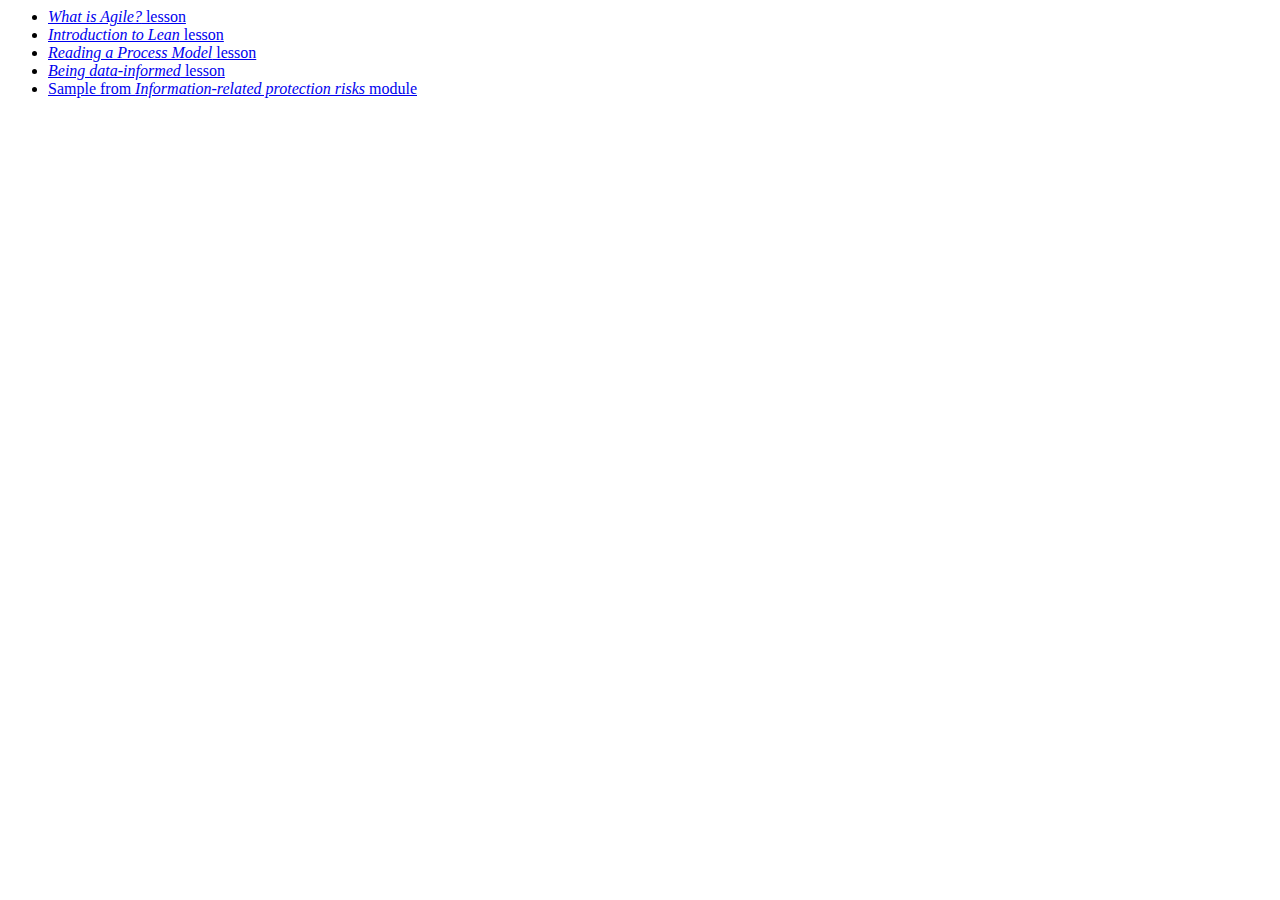
<file: index.html>
<html>
	<head>
	</head>
	<body>
		<ul>
			<li><a href="agile/index.html" target="_blank"><i>What is Agile?</i> lesson</a></li>
			<li><a href="leanwhitebelt/index.html" target="_blank"><i>Introduction to Lean</i> lesson</a></li>
			<li><a href="processmodel/index.html" target="_blank"><i>Reading a Process Model</i> lesson</a></li>
			<li><a href="data/index.html" target="_blank"><i>Being data-informed</i> lesson</a></li>
			<li><a href="protection/index.html" target="_blank">Sample from <i>Information-related protection risks</i> module</a></li>
		</ul>
	</body>
</html>
</file>
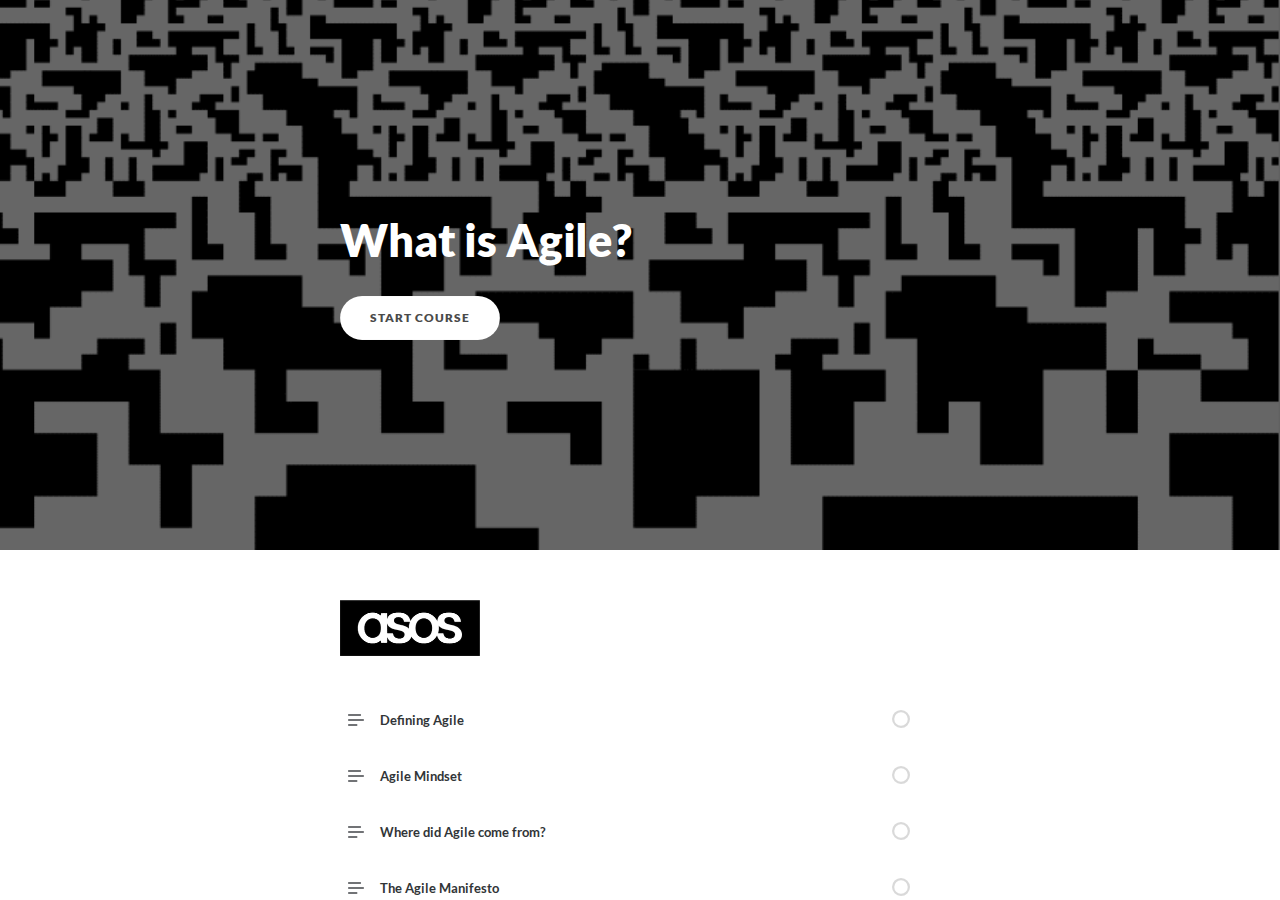
<file: agile/index.html>
<!DOCTYPE html>
<html lang="en" class="">
  <head>
    <meta http-equiv="X-UA-Compatible" content="IE=edge,chrome=1">
    <meta name="viewport" content="width=device-width, initial-scale=1">
    <meta charset="utf-8">

    <title>What is Agile? </title>

    <link type="text/css" rel="stylesheet" href="lib/icomoon.css">
    <link type="text/css" rel="stylesheet" href="lib/main.bundle.css">
    <script type="text/javascript" src="lib/player-0.0.11.min.js"></script>
    <script type="text/javascript" src="lib/lzwcompress.js"></script>

    <!-- Resize Hack -->
    <script type="text/javascript">
      window.resizeTo(screen.width, screen.height);
    </script>
    
    <!--[if lt IE 9]>
    <script src="//html5shiv.googlecode.com/svn/trunk/html5.js"></script>
    <![endif]-->
  </head>
  <body>
    <style>
      .brand--head, .brand--head *   { font-family: 'ASOS Sans Text' !important; }
      .brand--body, .brand--body *   { font-family: 'ASOS Sans Text' !important; }
      .brand--lhead, .brand--lhead * { font-family: 'ASOS Sans Text' !important; }
      .brand--lbody, .brand--lbody * { font-family: 'ASOS Sans Text' !important; }
      .brand--ui, .brand--ui *       { font-family: 'Lato' !important; }

      .brand--beforeHead:before { font-family: 'ASOS Sans Text' !important; }
      .brand--afterHead:after { font-family: 'ASOS Sans Text' !important; }

      .brand--background        { background-color: #FF385C !important; }
      .brand--background-all *  { background-color: #FF385C !important; }
      .brand--border            { border-color: #FF385C !important; }
      .brand--color             { color: #FF385C !important; }
      .brand--color-all *       { color: #FF385C !important; }
      .brand--shadow            { box-shadow: 0 0 0 0.2rem #FF385C !important; }
      .brand--shadow-all *      { box-shadow: 0 0 0 0.2rem #FF385C !important; }
      .brand--fill              { fill: #FF385C !important; }
      .brand--stroke            { stroke: #FF385C !important; }

      .brand--beforeBackground:before { background-color: #FF385C !important; }
      .brand--beforeBorder:before     { border-color: #FF385C !important; }
      .brand--beforeColor:before      { color: #FF385C !important; }

      .brand--afterBackground:after { background-color: #FF385C !important; }
      .brand--afterBorder:after     { border-color: #FF385C !important; }
      .brand--afterColor:after      { color: #FF385C !important; }

      /* should be applied to containers where links
         need to appear in brand color */
      .brand--linkColor a { color: #FF385C !important; }

      /* should be applied to containers where links
         need to change to brand color on hover */
      .brand--linkColorHover a:hover { color: #FF385C !important; }

      /* should be applied to any single element that
         needs to change color on hover */
      .brand--hoverColor:hover { color: #FF385C !important; }

      /* TODO: probably need a way to create a 5-10% darker/lighter color */
      .brand--linkColor a:hover,
      .button.brand--background:hover { opacity: .65 !important; }

      @media (min-width: 47.9375em) { /* 768px */
        .brand--min768--background { background-color: #FF385C !important; }
        .brand--min768--border     { border-color: #FF385C !important; }
        .brand--min768--color      { color: #FF385C !important; }
      }

      @media (max-width: 47.9375em) { /* 768px */
        .brand--max768--background { background-color: #FF385C !important; }
        .brand--max768--border     { border-color: #FF385C !important; }
        .brand--max768--color      { color: #FF385C !important; }
      }
    </style>
    <div id="app"></div>
    <script type="text/javascript">
  (function(root) {
    window.labelSet = {"id":"nV2_aOqWJse--3b77nsTFACg","author":"aid|3aca7b11-3ef2-49eb-9573-bd2bbcf15d71","name":"English","defaultId":1,"defaultSet":true,"labels":{"result":"result","search":"search","results":"results","quizNext":"NEXT","tabGroup":"Tab","codeGroup":"Code","noResults":"No results for","noteGroup":"Note","quizScore":"Your score","quizStart":"START QUIZ","courseExit":"EXIT COURSE","courseHome":"Home","lessonName":"Lesson","quizSubmit":"SUBMIT","quoteGroup":"Quote","salutation":"👋 Bye!","buttonGroup":"Button","courseStart":"START COURSE","embedViewOn":"VIEW ON","exitMessage":"You may now leave this page.","quizCorrect":"Great!","quizPassing":"","quizResults":"Results","courseResume":"RESUME COURSE","processStart":"START","processSwipe":"Swipe to continue","quizContinue":"Continue","quizLandmark":"Quiz","quizQuestion":"QUESTION","courseDetails":"DETAILS","embedReadMore":"Read more","feedbackGroup":"Feedback","quizIncorrect":"Incorrect","quizTakeAgain":"TRY AGAIN","sortingReplay":"REPLAY","accordionGroup":"Accordion","embedLinkGroup":"Embedded web content","lessonComplete":"COMPLETE","statementGroup":"Statement","storylineGroup":"Storyline","attachmentGroup":"File Attachment","embedPhotoGroup":"Embedded photo","embedVideoGroup":"Embedded video","playButtonLabel":"Play","processComplete":"Complete","processLandmark":"Process","processNextStep":"NEXT STEP","processStepName":"Step","seekSliderLabel":"Seek","sortingLandmark":"Sorting Activity","audioPlayerGroup":"Audio player. You can use the space bar to toggle playback and arrow keys to scrub.","buttonStackGroup":"Button stack","embedPlayerGroup":"Embedded media player","lessonRestricted":"Lessons must be completed in order","pauseButtonLabel":"Pause","scenarioComplete":"Scenario Complete!","scenarioContinue":"CONTINUE","scenarioTryAgain":"TRY AGAIN","textOnImageGroup":"Text on image","timelineLandmark":"Timeline","urlEmbedLandmark":"URL/Embed","videoPlayerGroup":"Video player. You can use the space bar to toggle playback and arrow keys to scrub.","blocksClickToFlip":"Click to flip","blocksPreposition":"of","bulletedListGroup":"Bulleted list","checkboxListGroup":"Checkbox list","imageAndTextGroup":"Image and text","imageGalleryGroup":"Image gallery","lessonPreposition":"of","numberedListGroup":"Numbered list","processLessonName":"Lesson","processStartAgain":"START AGAIN","scenarioStartOver":"START OVER","courseSkipToLesson":"SKIP TO LESSON","flashcardBackLabel":"Flashcard back","flashcardGridGroup":"Flashcard grid","nextFlashCardLabel":"Next flashcard","a11yRegionNavLesson":"Navigation menu","flashcardFrontLabel":"Flashcard front","flashcardStackGroup":"Flashcard stack","knowledgeCheckGroup":"Knowledge check","sortingCardsCorrect":"Cards Correct","a11yGroupAudioPlayer":"Audio player","a11yGroupVideoPlayer":"Video player","a11yRegionMainLesson":"Lesson content","hamburgerButtonLabel":"Course Overview Sidebar","lessonHeaderLandmark":"Lesson Header","numberedDividerGroup":"Numbered divider","a11yRegionNavOverview":"Table of contents","lessonContentLandmark":"Lesson Content","lessonSidebarLandmark":"Lesson Sidebar","quizAnswerPlaceholder":"Type your answer here","a11yRegionMainOverview":"Course overview","labeledGraphicLandmark":"Labeled Graphic","previousFlashCardLabel":"Previous flashcard","processStepPreposition":"of","overviewPageTitleSuffix":"Overview","quizAcceptableResponses":"Acceptable responses","quizRequirePassingScore":"You must pass this quiz to complete the lesso","timelineCardGroupPrefix":"Timeline Card","labeledGraphicBubbleLabel":"Labeled graphic bubble","labeledGraphicMarkerLabel":"Labeled graphic marker","labeledGraphicNextMarkerLabel":"Next marker","labeledGraphicPreviousMarkerLabel":"Previous marker","a11yCarouselNext":"Next","a11yCarouselPrevious":"Previous","a11yNavigationMenuClose":"Close navigation menu","a11yNavigationMenuOpen":"Open navigation menu","a11yNavigationSectionClose":"Close lessons list","a11yNavigationSectionOpen":"Open lessons list","a11ySearchClose":"Close search menu","a11ySearchInput":"Search","a11ySearchOpen":"Open search menu"},"deleted":false,"createdAt":"2022-06-07T15:04:15.568Z","updatedAt":"2022-10-28T15:03:28.012Z","iso639Code":"en","transferredAt":null};
    window.courseData = "[base64]/[base64]/[base64]/[base64]/[base64]/[base64]/[base64]/PC9zcGFuPjwvcD48cD48c3BhbiBzdHlsZT1cImZvbnQtc2l6ZTogMjRweDtcIj5DYW4geW91IHNwb3QgYW55IGFyZWFzIGluIHlvdXIgd29yayB0aGF0IGNvdWxkIGJlbmVmaXQgZnJvbSBtb3JlIGFnaWxpdHk/[base64]/[base64]";
    window.partnerContent = [];

    function isExport() {
      return true;
    }

    function resolvePath(path) {
      return ('assets/').concat(path);
    }

    function resolveFontPath(font) {
      return ('lib/fonts/').concat(font.key.split('/').reverse()[0]);
    }

    root.Runtime = {
      isExport: isExport,
      resolvePath: resolvePath,
      resolveFontPath: resolveFontPath
    };
  }(window));
</script>

    
    <script src="lib/main.bundle.js"></script>
    
  </body>
</html>
</file>
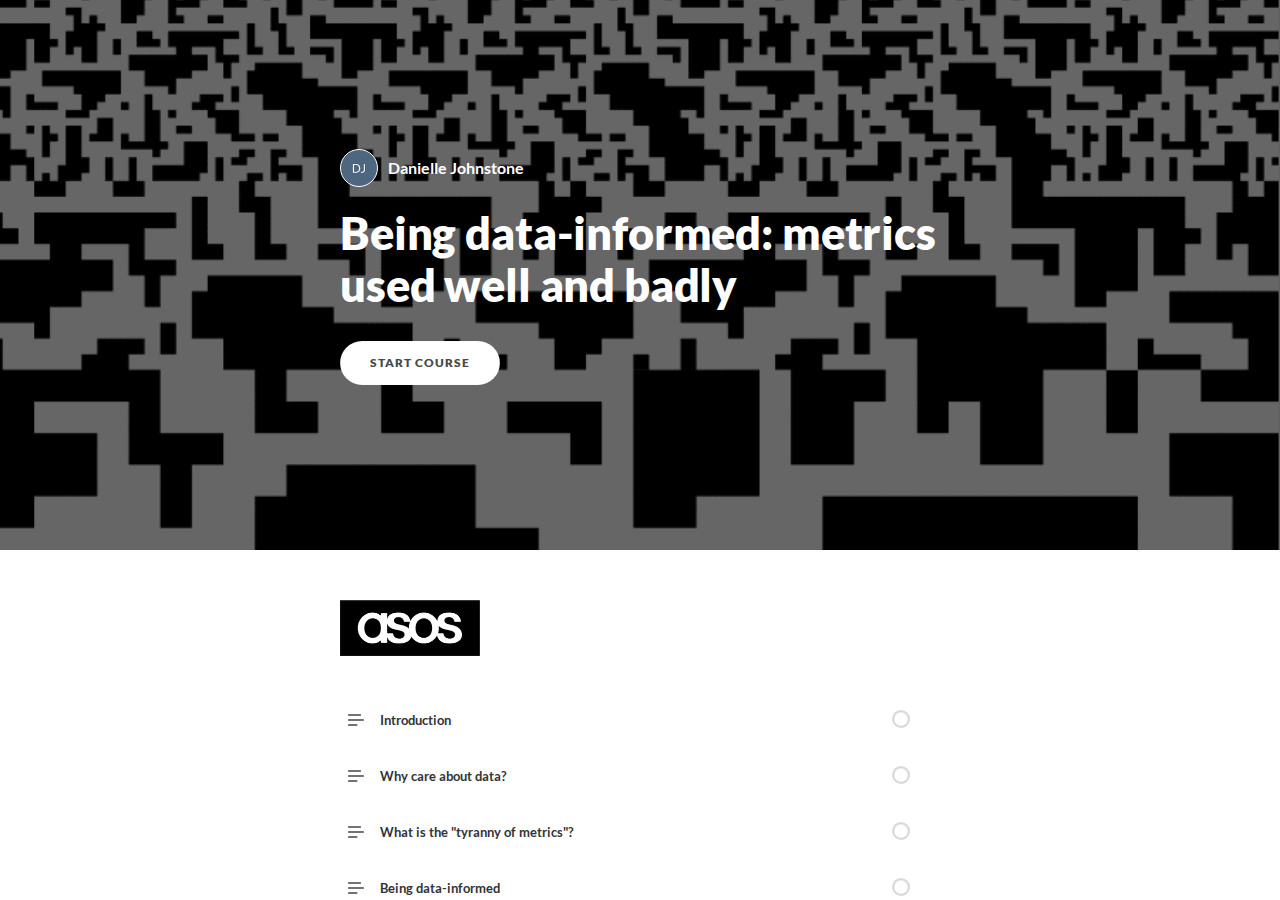
<file: data/index.html>
<!DOCTYPE html>
<html lang="en" class="">
  <head>
    <meta http-equiv="X-UA-Compatible" content="IE=edge,chrome=1">
    <meta name="viewport" content="width=device-width, initial-scale=1">
    <meta charset="utf-8">

    <title>Being data-informed: metrics used well and badly</title>

    <link type="text/css" rel="stylesheet" href="lib/icomoon.css">
    <link type="text/css" rel="stylesheet" href="lib/main.bundle.css">
    <script type="text/javascript" src="lib/player-0.0.11.min.js"></script>
    <script type="text/javascript" src="lib/lzwcompress.js"></script>

    <!-- Resize Hack -->
    <script type="text/javascript">
      window.resizeTo(screen.width, screen.height);
    </script>
    
    <!--[if lt IE 9]>
    <script src="//html5shiv.googlecode.com/svn/trunk/html5.js"></script>
    <![endif]-->
  </head>
  <body>
    <style>
      .brand--head, .brand--head *   { font-family: 'ASOS Sans Text' !important; }
      .brand--body, .brand--body *   { font-family: 'ASOS Sans Text' !important; }
      .brand--lhead, .brand--lhead * { font-family: 'ASOS Sans Text' !important; }
      .brand--lbody, .brand--lbody * { font-family: 'ASOS Sans Text' !important; }
      .brand--ui, .brand--ui *       { font-family: 'Lato' !important; }

      .brand--beforeHead:before { font-family: 'ASOS Sans Text' !important; }
      .brand--afterHead:after { font-family: 'ASOS Sans Text' !important; }

      .brand--background        { background-color: #FF385C !important; }
      .brand--background-all *  { background-color: #FF385C !important; }
      .brand--border            { border-color: #FF385C !important; }
      .brand--color             { color: #FF385C !important; }
      .brand--color-all *       { color: #FF385C !important; }
      .brand--shadow            { box-shadow: 0 0 0 0.2rem #FF385C !important; }
      .brand--shadow-all *      { box-shadow: 0 0 0 0.2rem #FF385C !important; }
      .brand--fill              { fill: #FF385C !important; }
      .brand--stroke            { stroke: #FF385C !important; }

      .brand--beforeBackground:before { background-color: #FF385C !important; }
      .brand--beforeBorder:before     { border-color: #FF385C !important; }
      .brand--beforeColor:before      { color: #FF385C !important; }

      .brand--afterBackground:after { background-color: #FF385C !important; }
      .brand--afterBorder:after     { border-color: #FF385C !important; }
      .brand--afterColor:after      { color: #FF385C !important; }

      /* should be applied to containers where links
         need to appear in brand color */
      .brand--linkColor a { color: #FF385C !important; }

      /* should be applied to containers where links
         need to change to brand color on hover */
      .brand--linkColorHover a:hover { color: #FF385C !important; }

      /* should be applied to any single element that
         needs to change color on hover */
      .brand--hoverColor:hover { color: #FF385C !important; }

      /* TODO: probably need a way to create a 5-10% darker/lighter color */
      .brand--linkColor a:hover,
      .button.brand--background:hover { opacity: .65 !important; }

      @media (min-width: 47.9375em) { /* 768px */
        .brand--min768--background { background-color: #FF385C !important; }
        .brand--min768--border     { border-color: #FF385C !important; }
        .brand--min768--color      { color: #FF385C !important; }
      }

      @media (max-width: 47.9375em) { /* 768px */
        .brand--max768--background { background-color: #FF385C !important; }
        .brand--max768--border     { border-color: #FF385C !important; }
        .brand--max768--color      { color: #FF385C !important; }
      }
    </style>
    <div id="app"></div>
    <script type="text/javascript">
  (function(root) {
    window.labelSet = {"id":"nV2_aOqWJse--3b77nsTFACg","author":"aid|3aca7b11-3ef2-49eb-9573-bd2bbcf15d71","name":"English","defaultId":1,"defaultSet":true,"labels":{"result":"result","search":"search","results":"results","quizNext":"NEXT","tabGroup":"Tab","codeGroup":"Code","noResults":"No results for","noteGroup":"Note","quizScore":"Your score","quizStart":"START QUIZ","courseExit":"EXIT COURSE","courseHome":"Home","lessonName":"Lesson","quizSubmit":"SUBMIT","quoteGroup":"Quote","salutation":"👋 Bye!","buttonGroup":"Button","courseStart":"START COURSE","embedViewOn":"VIEW ON","exitMessage":"You may now leave this page.","quizCorrect":"Great!","quizPassing":"","quizResults":"Results","courseResume":"RESUME COURSE","processStart":"START","processSwipe":"Swipe to continue","quizContinue":"Continue","quizLandmark":"Quiz","quizQuestion":"QUESTION","courseDetails":"DETAILS","embedReadMore":"Read more","feedbackGroup":"Feedback","quizIncorrect":"Incorrect","quizTakeAgain":"TRY AGAIN","sortingReplay":"REPLAY","accordionGroup":"Accordion","embedLinkGroup":"Embedded web content","lessonComplete":"COMPLETE","statementGroup":"Statement","storylineGroup":"Storyline","attachmentGroup":"File Attachment","embedPhotoGroup":"Embedded photo","embedVideoGroup":"Embedded video","playButtonLabel":"Play","processComplete":"Complete","processLandmark":"Process","processNextStep":"NEXT STEP","processStepName":"Step","seekSliderLabel":"Seek","sortingLandmark":"Sorting Activity","audioPlayerGroup":"Audio player. You can use the space bar to toggle playback and arrow keys to scrub.","buttonStackGroup":"Button stack","embedPlayerGroup":"Embedded media player","lessonRestricted":"Lessons must be completed in order","pauseButtonLabel":"Pause","scenarioComplete":"Scenario Complete!","scenarioContinue":"CONTINUE","scenarioTryAgain":"TRY AGAIN","textOnImageGroup":"Text on image","timelineLandmark":"Timeline","urlEmbedLandmark":"URL/Embed","videoPlayerGroup":"Video player. You can use the space bar to toggle playback and arrow keys to scrub.","blocksClickToFlip":"Click to flip","blocksPreposition":"of","bulletedListGroup":"Bulleted list","checkboxListGroup":"Checkbox list","imageAndTextGroup":"Image and text","imageGalleryGroup":"Image gallery","lessonPreposition":"of","numberedListGroup":"Numbered list","processLessonName":"Lesson","processStartAgain":"START AGAIN","scenarioStartOver":"START OVER","courseSkipToLesson":"SKIP TO LESSON","flashcardBackLabel":"Flashcard back","flashcardGridGroup":"Flashcard grid","nextFlashCardLabel":"Next flashcard","a11yRegionNavLesson":"Navigation menu","flashcardFrontLabel":"Flashcard front","flashcardStackGroup":"Flashcard stack","knowledgeCheckGroup":"Knowledge check","sortingCardsCorrect":"Cards Correct","a11yGroupAudioPlayer":"Audio player","a11yGroupVideoPlayer":"Video player","a11yRegionMainLesson":"Lesson content","hamburgerButtonLabel":"Course Overview Sidebar","lessonHeaderLandmark":"Lesson Header","numberedDividerGroup":"Numbered divider","a11yRegionNavOverview":"Table of contents","lessonContentLandmark":"Lesson Content","lessonSidebarLandmark":"Lesson Sidebar","quizAnswerPlaceholder":"Type your answer here","a11yRegionMainOverview":"Course overview","labeledGraphicLandmark":"Labeled Graphic","previousFlashCardLabel":"Previous flashcard","processStepPreposition":"of","overviewPageTitleSuffix":"Overview","quizAcceptableResponses":"Acceptable responses","quizRequirePassingScore":"You must pass this quiz to complete the lesso","timelineCardGroupPrefix":"Timeline Card","labeledGraphicBubbleLabel":"Labeled graphic bubble","labeledGraphicMarkerLabel":"Labeled graphic marker","labeledGraphicNextMarkerLabel":"Next marker","labeledGraphicPreviousMarkerLabel":"Previous marker","a11yCarouselNext":"Next","a11yCarouselPrevious":"Previous","a11yNavigationMenuClose":"Close navigation menu","a11yNavigationMenuOpen":"Open navigation menu","a11yNavigationSectionClose":"Close lessons list","a11yNavigationSectionOpen":"Open lessons list","a11ySearchClose":"Close search menu","a11ySearchInput":"Search","a11ySearchOpen":"Open search menu"},"deleted":false,"createdAt":"2022-06-07T15:04:15.568Z","updatedAt":"2022-10-28T15:03:28.012Z","iso639Code":"en","transferredAt":null};
    window.courseData = "[base64]/[base64]/[base64]/[base64]/[base64]";
    window.partnerContent = [];

    function isExport() {
      return true;
    }

    function resolvePath(path) {
      return ('assets/').concat(path);
    }

    function resolveFontPath(font) {
      return ('lib/fonts/').concat(font.key.split('/').reverse()[0]);
    }

    root.Runtime = {
      isExport: isExport,
      resolvePath: resolvePath,
      resolveFontPath: resolveFontPath
    };
  }(window));
</script>

    
    <script src="lib/main.bundle.js"></script>
    
  </body>
</html>
</file>
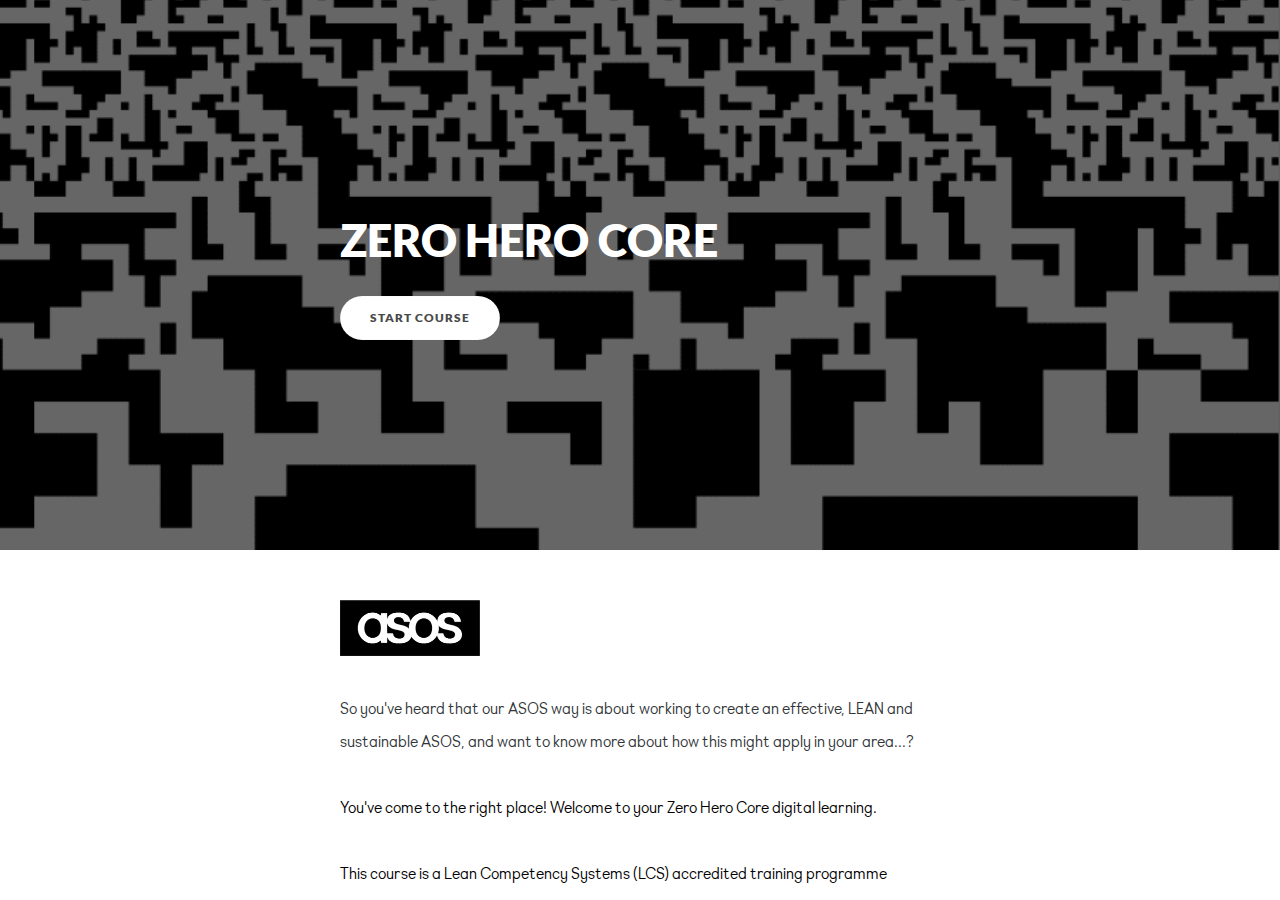
<file: leanwhitebelt/index.html>
<!DOCTYPE html>
<html lang="en" class="">
  <head>
    <meta http-equiv="X-UA-Compatible" content="IE=edge,chrome=1">
    <meta name="viewport" content="width=device-width, initial-scale=1">
    <meta charset="utf-8">

    <title>ZERO HERO CORE</title>

    <link type="text/css" rel="stylesheet" href="lib/icomoon.css">
    <link type="text/css" rel="stylesheet" href="lib/main.bundle.css">
    <script type="text/javascript" src="lib/player-0.0.11.min.js"></script>
    <script type="text/javascript" src="lib/lzwcompress.js"></script>

    <!-- Resize Hack -->
    <script type="text/javascript">
      window.resizeTo(screen.width, screen.height);
    </script>
    
    <!--[if lt IE 9]>
    <script src="//html5shiv.googlecode.com/svn/trunk/html5.js"></script>
    <![endif]-->
  </head>
  <body>
    <style>
      .brand--head, .brand--head *   { font-family: 'ASOS Sans Text' !important; }
      .brand--body, .brand--body *   { font-family: 'ASOS Sans Text' !important; }
      .brand--lhead, .brand--lhead * { font-family: 'ASOS Sans Text' !important; }
      .brand--lbody, .brand--lbody * { font-family: 'ASOS Sans Text' !important; }
      .brand--ui, .brand--ui *       { font-family: 'Lato' !important; }

      .brand--beforeHead:before { font-family: 'ASOS Sans Text' !important; }
      .brand--afterHead:after { font-family: 'ASOS Sans Text' !important; }

      .brand--background        { background-color: #FF385C !important; }
      .brand--background-all *  { background-color: #FF385C !important; }
      .brand--border            { border-color: #FF385C !important; }
      .brand--color             { color: #FF385C !important; }
      .brand--color-all *       { color: #FF385C !important; }
      .brand--shadow            { box-shadow: 0 0 0 0.2rem #FF385C !important; }
      .brand--shadow-all *      { box-shadow: 0 0 0 0.2rem #FF385C !important; }
      .brand--fill              { fill: #FF385C !important; }
      .brand--stroke            { stroke: #FF385C !important; }

      .brand--beforeBackground:before { background-color: #FF385C !important; }
      .brand--beforeBorder:before     { border-color: #FF385C !important; }
      .brand--beforeColor:before      { color: #FF385C !important; }

      .brand--afterBackground:after { background-color: #FF385C !important; }
      .brand--afterBorder:after     { border-color: #FF385C !important; }
      .brand--afterColor:after      { color: #FF385C !important; }

      /* should be applied to containers where links
         need to appear in brand color */
      .brand--linkColor a { color: #FF385C !important; }

      /* should be applied to containers where links
         need to change to brand color on hover */
      .brand--linkColorHover a:hover { color: #FF385C !important; }

      /* should be applied to any single element that
         needs to change color on hover */
      .brand--hoverColor:hover { color: #FF385C !important; }

      /* TODO: probably need a way to create a 5-10% darker/lighter color */
      .brand--linkColor a:hover,
      .button.brand--background:hover { opacity: .65 !important; }

      @media (min-width: 47.9375em) { /* 768px */
        .brand--min768--background { background-color: #FF385C !important; }
        .brand--min768--border     { border-color: #FF385C !important; }
        .brand--min768--color      { color: #FF385C !important; }
      }

      @media (max-width: 47.9375em) { /* 768px */
        .brand--max768--background { background-color: #FF385C !important; }
        .brand--max768--border     { border-color: #FF385C !important; }
        .brand--max768--color      { color: #FF385C !important; }
      }
    </style>
    <div id="app"></div>
    <script type="text/javascript">
  (function(root) {
    window.labelSet = {"id":"9DQ_QQqDyuk8navN0qIzVwCh","author":"aid|c8e80f10-ec2b-4e27-ad57-ee10e86519e7","name":"English","defaultId":1,"defaultSet":true,"labels":{"result":"result","search":"search","results":"results","quizNext":"NEXT","tabGroup":"Tab","codeGroup":"Code","noResults":"No results for","noteGroup":"Note","quizScore":"Your score","quizStart":"START QUIZ","courseExit":"EXIT COURSE","courseHome":"Home","lessonName":"Lesson","quizSubmit":"SUBMIT","quoteGroup":"Quote","salutation":"👋 Bye!","buttonGroup":"Button","courseStart":"START COURSE","embedViewOn":"VIEW ON","exitMessage":"You may now leave this page.","quizCorrect":"Correct","quizPassing":"PASSING","quizResults":"Quiz Results","courseResume":"RESUME COURSE","processStart":"START","processSwipe":"Swipe to continue","quizContinue":"Continue","quizLandmark":"Quiz","quizQuestion":"Question","courseDetails":"DETAILS","embedReadMore":"Read more","feedbackGroup":"Feedback","quizIncorrect":"Incorrect","quizTakeAgain":"TAKE AGAIN","sortingReplay":"REPLAY","accordionGroup":"Accordion","embedLinkGroup":"Embedded web content","lessonComplete":"COMPLETE","statementGroup":"Statement","storylineGroup":"Storyline","attachmentGroup":"File Attachment","embedPhotoGroup":"Embedded photo","embedVideoGroup":"Embedded video","playButtonLabel":"Play","processComplete":"Complete","processLandmark":"Process","processNextStep":"NEXT STEP","processStepName":"Step","seekSliderLabel":"Seek","sortingLandmark":"Sorting Activity","audioPlayerGroup":"Audio player. You can use the space bar to toggle playback and arrow keys to scrub.","buttonStackGroup":"Button stack","embedPlayerGroup":"Embedded media player","lessonRestricted":"Lessons must be completed in order","pauseButtonLabel":"Pause","scenarioComplete":"Scenario Complete!","scenarioContinue":"CONTINUE","scenarioTryAgain":"TRY AGAIN","textOnImageGroup":"Text on image","timelineLandmark":"Timeline","urlEmbedLandmark":"URL/Embed","videoPlayerGroup":"Video player. You can use the space bar to toggle playback and arrow keys to scrub.","blocksClickToFlip":"Click to flip","blocksPreposition":"of","bulletedListGroup":"Bulleted list","checkboxListGroup":"Checkbox list","imageAndTextGroup":"Image and text","imageGalleryGroup":"Image gallery","lessonPreposition":"of","numberedListGroup":"Numbered list","processLessonName":"Lesson","processStartAgain":"START AGAIN","scenarioStartOver":"START OVER","courseSkipToLesson":"SKIP TO LESSON","flashcardBackLabel":"Flashcard back","flashcardGridGroup":"Flashcard grid","nextFlashCardLabel":"Next flashcard","flashcardFrontLabel":"Flashcard front","flashcardStackGroup":"Flashcard stack","knowledgeCheckGroup":"Knowledge check","sortingCardsCorrect":"Cards Correct","hamburgerButtonLabel":"Course Overview Sidebar","lessonHeaderLandmark":"Lesson Header","numberedDividerGroup":"Numbered divider","lessonContentLandmark":"Lesson Content","lessonSidebarLandmark":"Lesson Sidebar","quizAnswerPlaceholder":"Type your answer here","labeledGraphicLandmark":"Labeled Graphic","previousFlashCardLabel":"Previous flashcard","processStepPreposition":"of","overviewPageTitleSuffix":"Overview","quizAcceptableResponses":"Acceptable responses","quizRequirePassingScore":"Must pass quiz before continuing","timelineCardGroupPrefix":"Timeline Card","labeledGraphicBubbleLabel":"Labeled graphic bubble","labeledGraphicMarkerLabel":"Labeled graphic marker","labeledGraphicNextMarkerLabel":"Next marker","labeledGraphicPreviousMarkerLabel":"Previous marker","a11yGroupAudioPlayer":"Audio player","a11yGroupVideoPlayer":"Video player","a11yRegionMainLesson":"Lesson content","a11yRegionMainOverview":"Course overview","a11yRegionNavLesson":"Navigation menu","a11yRegionNavOverview":"Table of contents"},"deleted":false,"createdAt":"2022-01-18T17:20:14.562Z","updatedAt":"2022-01-18T17:20:14.562Z","iso639Code":"en","transferredAt":null};
    window.courseData = "[base64]/[base64]/[base64]/[base64]/[base64]/[base64]/[base64]/[base64]/[base64]/[base64]/[base64]/[base64]/[base64]/[base64]/[base64]/[base64]/[base64]/[base64]/[base64]/[base64]";
    window.partnerContent = [];

    function isExport() {
      return true;
    }

    function resolvePath(path) {
      return ('assets/').concat(path);
    }

    function resolveFontPath(font) {
      return ('lib/fonts/').concat(font.key.split('/').reverse()[0]);
    }

    root.Runtime = {
      isExport: isExport,
      resolvePath: resolvePath,
      resolveFontPath: resolveFontPath
    };
  }(window));
</script>

    
    <script src="lib/main.bundle.js"></script>
    
  </body>
</html>
</file>
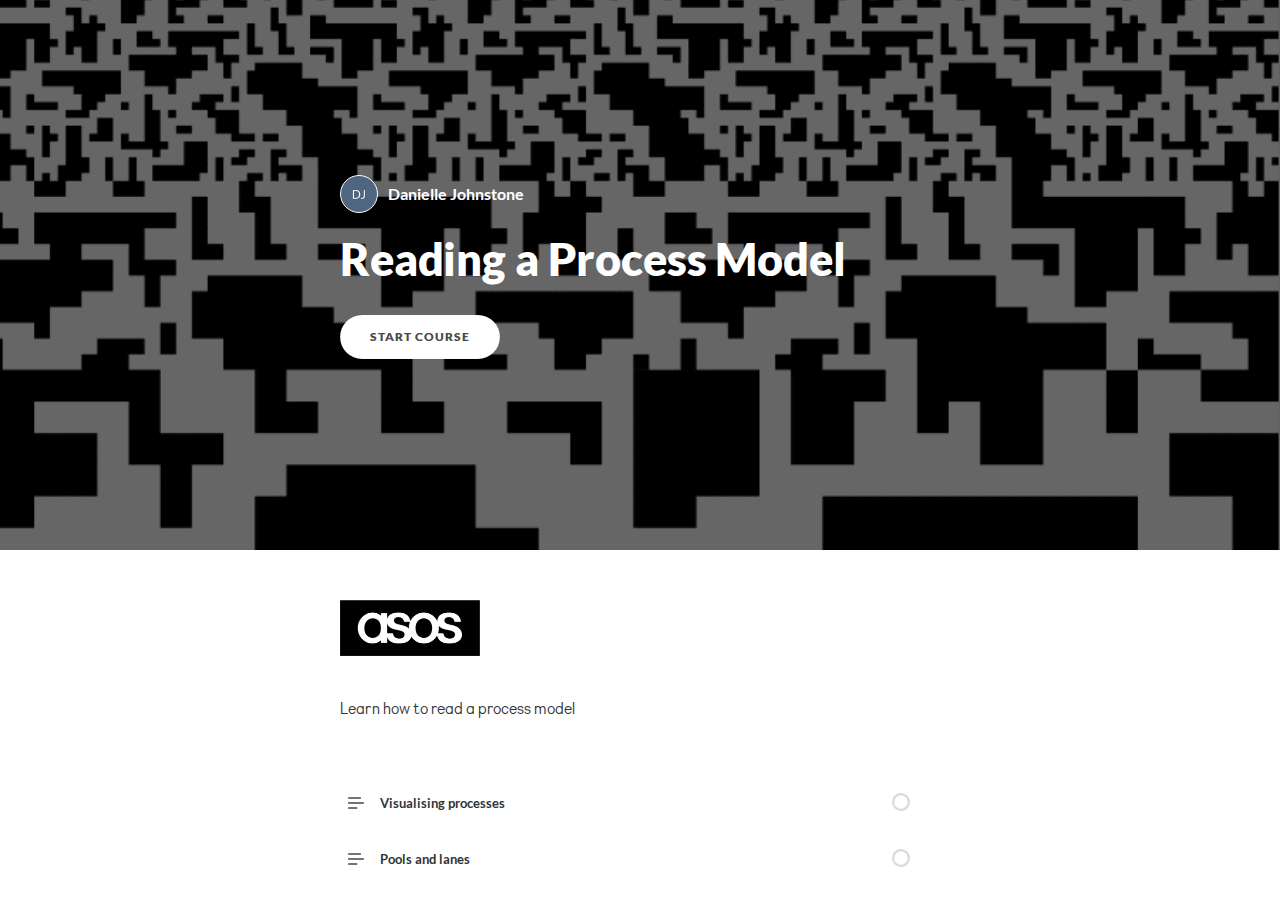
<file: processmodel/index.html>
<!DOCTYPE html>
<html lang="en" class="">
  <head>
    <meta http-equiv="X-UA-Compatible" content="IE=edge,chrome=1">
    <meta name="viewport" content="width=device-width, initial-scale=1">
    <meta charset="utf-8">

    <title>Reading a Process Model</title>

    <link type="text/css" rel="stylesheet" href="lib/icomoon.css">
    <link type="text/css" rel="stylesheet" href="lib/main.bundle.css">
    <script type="text/javascript" src="lib/player-0.0.11.min.js"></script>
    <script type="text/javascript" src="lib/lzwcompress.js"></script>

    <!-- Resize Hack -->
    <script type="text/javascript">
      window.resizeTo(screen.width, screen.height);
    </script>
    
    <!--[if lt IE 9]>
    <script src="//html5shiv.googlecode.com/svn/trunk/html5.js"></script>
    <![endif]-->
  </head>
  <body>
    <style>
      .brand--head, .brand--head *   { font-family: 'ASOS Sans Text' !important; }
      .brand--body, .brand--body *   { font-family: 'ASOS Sans Text' !important; }
      .brand--lhead, .brand--lhead * { font-family: 'ASOS Sans Text' !important; }
      .brand--lbody, .brand--lbody * { font-family: 'ASOS Sans Text' !important; }
      .brand--ui, .brand--ui *       { font-family: 'Lato' !important; }

      .brand--beforeHead:before { font-family: 'ASOS Sans Text' !important; }
      .brand--afterHead:after { font-family: 'ASOS Sans Text' !important; }

      .brand--background        { background-color: #FF385C !important; }
      .brand--background-all *  { background-color: #FF385C !important; }
      .brand--border            { border-color: #FF385C !important; }
      .brand--color             { color: #FF385C !important; }
      .brand--color-all *       { color: #FF385C !important; }
      .brand--shadow            { box-shadow: 0 0 0 0.2rem #FF385C !important; }
      .brand--shadow-all *      { box-shadow: 0 0 0 0.2rem #FF385C !important; }
      .brand--fill              { fill: #FF385C !important; }
      .brand--stroke            { stroke: #FF385C !important; }

      .brand--beforeBackground:before { background-color: #FF385C !important; }
      .brand--beforeBorder:before     { border-color: #FF385C !important; }
      .brand--beforeColor:before      { color: #FF385C !important; }

      .brand--afterBackground:after { background-color: #FF385C !important; }
      .brand--afterBorder:after     { border-color: #FF385C !important; }
      .brand--afterColor:after      { color: #FF385C !important; }

      /* should be applied to containers where links
         need to appear in brand color */
      .brand--linkColor a { color: #FF385C !important; }

      /* should be applied to containers where links
         need to change to brand color on hover */
      .brand--linkColorHover a:hover { color: #FF385C !important; }

      /* should be applied to any single element that
         needs to change color on hover */
      .brand--hoverColor:hover { color: #FF385C !important; }

      /* TODO: probably need a way to create a 5-10% darker/lighter color */
      .brand--linkColor a:hover,
      .button.brand--background:hover { opacity: .65 !important; }

      @media (min-width: 47.9375em) { /* 768px */
        .brand--min768--background { background-color: #FF385C !important; }
        .brand--min768--border     { border-color: #FF385C !important; }
        .brand--min768--color      { color: #FF385C !important; }
      }

      @media (max-width: 47.9375em) { /* 768px */
        .brand--max768--background { background-color: #FF385C !important; }
        .brand--max768--border     { border-color: #FF385C !important; }
        .brand--max768--color      { color: #FF385C !important; }
      }
    </style>
    <div id="app"></div>
    <script type="text/javascript">
  (function(root) {
    window.labelSet = {"id":"nV2_aOqWJse--3b77nsTFACg","author":"aid|3aca7b11-3ef2-49eb-9573-bd2bbcf15d71","name":"English","defaultId":1,"defaultSet":true,"labels":{"result":"result","search":"search","results":"results","quizNext":"NEXT","tabGroup":"Tab","codeGroup":"Code","noResults":"No results for","noteGroup":"Note","quizScore":"Your score","quizStart":"START QUIZ","courseExit":"EXIT COURSE","courseHome":"Home","lessonName":"Lesson","quizSubmit":"SUBMIT","quoteGroup":"Quote","salutation":"👋 Bye!","buttonGroup":"Button","courseStart":"START COURSE","embedViewOn":"VIEW ON","exitMessage":"You may now leave this page.","quizCorrect":"Great!","quizPassing":"","quizResults":"Results","courseResume":"RESUME COURSE","processStart":"START","processSwipe":"Swipe to continue","quizContinue":"Continue","quizLandmark":"Quiz","quizQuestion":"QUESTION","courseDetails":"DETAILS","embedReadMore":"Read more","feedbackGroup":"Feedback","quizIncorrect":"Incorrect","quizTakeAgain":"TRY AGAIN","sortingReplay":"REPLAY","accordionGroup":"Accordion","embedLinkGroup":"Embedded web content","lessonComplete":"COMPLETE","statementGroup":"Statement","storylineGroup":"Storyline","attachmentGroup":"File Attachment","embedPhotoGroup":"Embedded photo","embedVideoGroup":"Embedded video","playButtonLabel":"Play","processComplete":"Complete","processLandmark":"Process","processNextStep":"NEXT STEP","processStepName":"Step","seekSliderLabel":"Seek","sortingLandmark":"Sorting Activity","audioPlayerGroup":"Audio player. You can use the space bar to toggle playback and arrow keys to scrub.","buttonStackGroup":"Button stack","embedPlayerGroup":"Embedded media player","lessonRestricted":"Lessons must be completed in order","pauseButtonLabel":"Pause","scenarioComplete":"Scenario Complete!","scenarioContinue":"CONTINUE","scenarioTryAgain":"TRY AGAIN","textOnImageGroup":"Text on image","timelineLandmark":"Timeline","urlEmbedLandmark":"URL/Embed","videoPlayerGroup":"Video player. You can use the space bar to toggle playback and arrow keys to scrub.","blocksClickToFlip":"Click to flip","blocksPreposition":"of","bulletedListGroup":"Bulleted list","checkboxListGroup":"Checkbox list","imageAndTextGroup":"Image and text","imageGalleryGroup":"Image gallery","lessonPreposition":"of","numberedListGroup":"Numbered list","processLessonName":"Lesson","processStartAgain":"START AGAIN","scenarioStartOver":"START OVER","courseSkipToLesson":"SKIP TO LESSON","flashcardBackLabel":"Flashcard back","flashcardGridGroup":"Flashcard grid","nextFlashCardLabel":"Next flashcard","a11yRegionNavLesson":"Navigation menu","flashcardFrontLabel":"Flashcard front","flashcardStackGroup":"Flashcard stack","knowledgeCheckGroup":"Knowledge check","sortingCardsCorrect":"Cards Correct","a11yGroupAudioPlayer":"Audio player","a11yGroupVideoPlayer":"Video player","a11yRegionMainLesson":"Lesson content","hamburgerButtonLabel":"Course Overview Sidebar","lessonHeaderLandmark":"Lesson Header","numberedDividerGroup":"Numbered divider","a11yRegionNavOverview":"Table of contents","lessonContentLandmark":"Lesson Content","lessonSidebarLandmark":"Lesson Sidebar","quizAnswerPlaceholder":"Type your answer here","a11yRegionMainOverview":"Course overview","labeledGraphicLandmark":"Labeled Graphic","previousFlashCardLabel":"Previous flashcard","processStepPreposition":"of","overviewPageTitleSuffix":"Overview","quizAcceptableResponses":"Acceptable responses","quizRequirePassingScore":"You must pass this quiz to complete the lesso","timelineCardGroupPrefix":"Timeline Card","labeledGraphicBubbleLabel":"Labeled graphic bubble","labeledGraphicMarkerLabel":"Labeled graphic marker","labeledGraphicNextMarkerLabel":"Next marker","labeledGraphicPreviousMarkerLabel":"Previous marker"},"deleted":false,"createdAt":"2022-06-07T15:04:15.568Z","updatedAt":"2022-10-28T15:03:28.012Z","iso639Code":"en","transferredAt":null};
    window.courseData = "[base64]/[base64]/[base64]/[base64]/[base64]/[base64]/[base64]/[base64]";
    window.partnerContent = [];

    function isExport() {
      return true;
    }

    function resolvePath(path) {
      return ('assets/').concat(path);
    }

    function resolveFontPath(font) {
      return ('lib/fonts/').concat(font.key.split('/').reverse()[0]);
    }

    root.Runtime = {
      isExport: isExport,
      resolvePath: resolvePath,
      resolveFontPath: resolveFontPath
    };
  }(window));
</script>

    
    <script src="lib/main.bundle.js"></script>
    
  </body>
</html>
</file>
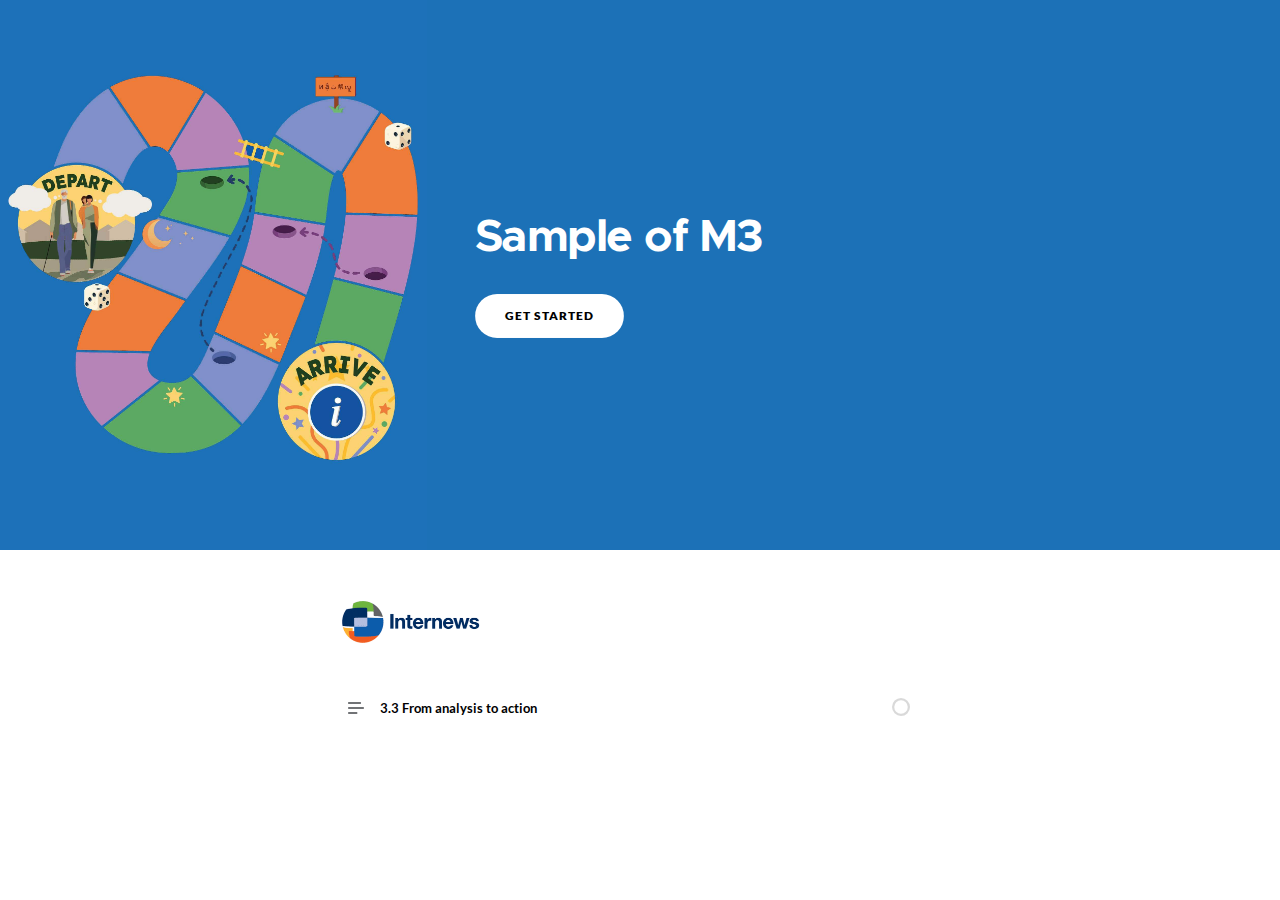
<file: protection/index.html>
<!DOCTYPE html>
<html lang="en" class="">
  <head>
    <meta http-equiv="X-UA-Compatible" content="IE=edge,chrome=1">
    <meta name="viewport" content="width=device-width, initial-scale=1">
    <meta charset="utf-8">

    <title>Sample of M3</title>

    <link type="text/css" rel="stylesheet" href="lib/icomoon.css">
    <script type="text/javascript" src="lib/player-0.0.11.min.js"></script>
    <script type="text/javascript" src="lib/lzwcompress.js"></script>

    <!-- Resize Hack -->
    <script type="text/javascript">
      window.resizeTo(screen.width, screen.height);
    </script>
    
    <!--[if lt IE 9]>
    <script src="//html5shiv.googlecode.com/svn/trunk/html5.js"></script>
    <![endif]-->

    <script id="__ENTRY__" type="application/json">
      {".js":["rise/c94b37bb.js"]}
    </script>

    <script id="__REMOTE_ENTRIES__" type="application/json">
      {"mondrian":{".js":["mondrian/entry.js"]}}
    </script>

    <script>
      (function() {
        const jsonp = {}

        function loadModule(manifest) {
          const p = []

          if (manifest['.css'] != null) {
            for (var idx = 0; idx < manifest['.css'].length; idx++) {
              p.push(new Promise((resolve, reject) => {
                var link = document.createElement('link')
                link.onload = resolve
                link.onerror = reject
                link.rel = 'stylesheet'
                link.href = 'lib/' + manifest['.css'][idx]
                document.body.appendChild(link)
              }))
            }
          }

          if (manifest['.js'] != null) {
            for (var idx = 0; idx < manifest['.js'].length; idx++) {
              p.push(new Promise((resolve, reject) => {
                var script = document.createElement('script')
                script.onload = resolve
                script.onerror = reject
                script.src = 'lib/' + manifest['.js'][idx]
                document.body.appendChild(script)
              }))
            }
          }

          return Promise.all(p)
        }

        function deserialize(str) {
          const buffer = Uint8Array.from(atob(str), c => c.charCodeAt(0))
          const json = new TextDecoder().decode(buffer)
          const result = JSON.parse(json)
          return result
        }

        function __loadEntry() {
          return loadModule(JSON.parse(document.getElementById('__ENTRY__').textContent))
        }

        function __loadRemoteEntry(name) {
          const manifest = JSON.parse(document.getElementById('__REMOTE_ENTRIES__').textContent)
          if (manifest[name] == null) throw new Error(`Missing manifest for remote entry "${name}".`)
          return loadModule(manifest[name])
        }
        
        async function __loadJsonp(id, path) {
          try {
            return await new Promise((resolve, reject) => {
              try {
                jsonp[id] = resolve
                const script = document.createElement('script')
                script.onerror = reject
                script.src = `./${path}`
                document.head.appendChild(script)
              } catch (err) {
                reject(err)
              }
            })
          } finally {
            delete jsonp[id]
          }
        }

        function __resolveJsonp(id, data) {
          const resolve = jsonp[id]
          if (typeof resolve !== 'function') {
            throw new Error(`Could not load JSONP "${id}"`)
          }
          resolve(data)
        }

        async function __fetchCourse(name) {
          name = name == null ? window.i18n.default : name
          if (!window.i18n.available.includes(name)) {
            console.warn(`Could not load locale "${name}"`)
            name = window.i18n.available[0]
          }
          const encoded = await __loadJsonp(`course:${name}`, `locales/${name}.js`)
          const courseData = deserialize(encoded)
          return courseData
        }

        window.__loadEntry = __loadEntry
        window.__loadRemoteEntry = __loadRemoteEntry
        window.__loadJsonp = __loadJsonp
        window.__resolveJsonp = __resolveJsonp
        window.__fetchCourse = __fetchCourse
      })()
    </script>
  </head>
  <body>
    <div id="app"></div>
    <script type="text/javascript">
  (function(root) {
    window.i18n = {"available":["und"],"default":"und"};
    window.partnerContent = [];

    function isExport() {
      return true;
    }

    function resolvePath(path) {
      return ('assets/').concat(path);
    }

    function resolveFontPath(font) {
      return ('lib/fonts/').concat(font.key.split('/').reverse()[0]);
    }

    function fetchAvailableLocales() {
      return window.i18n
    }

    root.Runtime = {
      fetch: window.__fetchCourse,
      fetchAvailableLocales: fetchAvailableLocales,
      isExport: isExport,
      resolvePath: resolvePath,
      resolveFontPath: resolveFontPath
    };
  }(window));
</script>

    
    <script>__loadEntry()</script>
    
  </body>
</html>
</file>
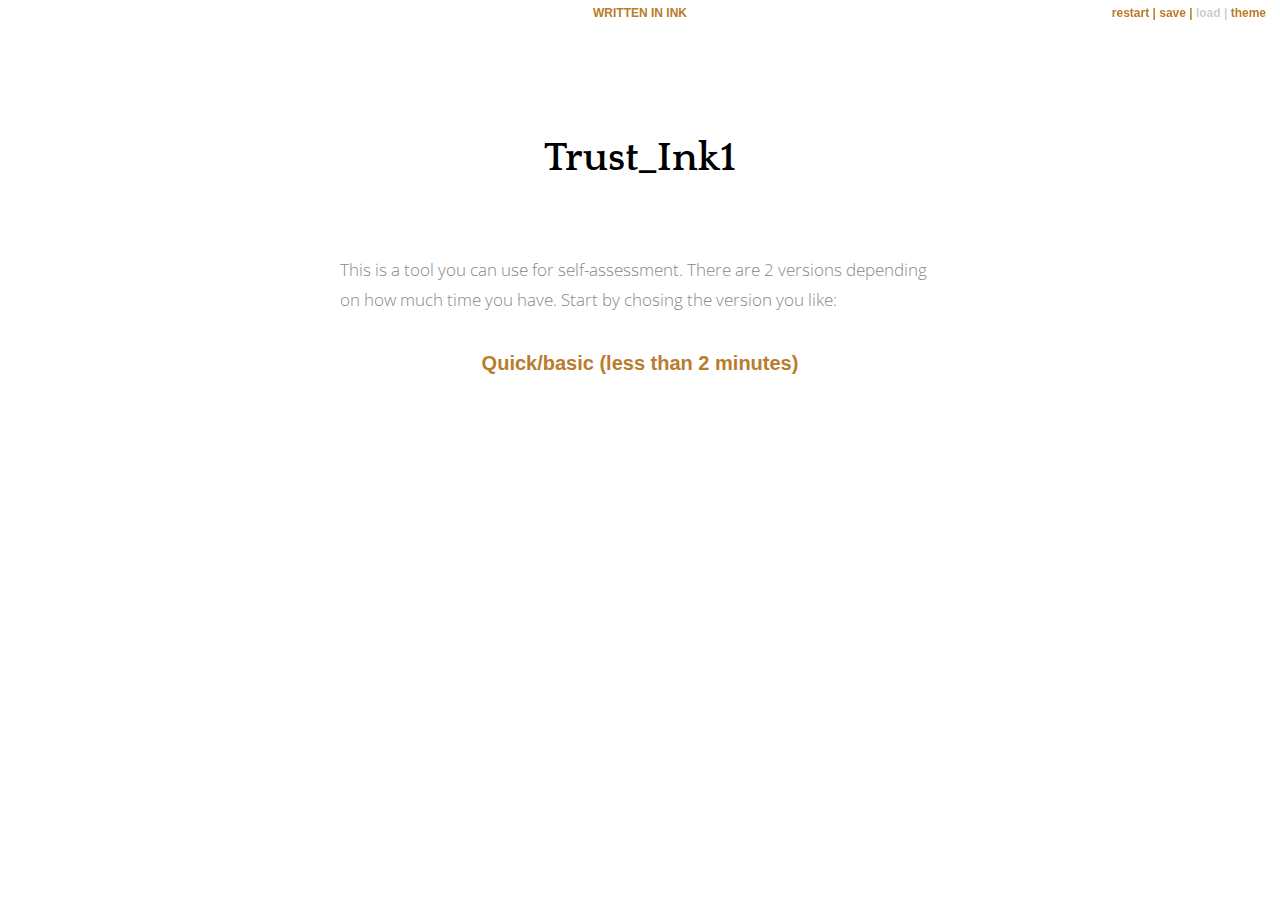
<file: Trust_Ink1/index.html>
﻿<!doctype html>
<html lang="en">
<head>
    <meta charset="utf-8">

    <title>Trust_Ink1</title>

    <meta name="viewport" content="width=device-width, initial-scale=1.0">

    <link rel="stylesheet" href="style.css">

</head>

<body>

    <div class="outerContainer">
        <h3 class="written-in-ink"><a href="https://www.inklestudios.com/ink">WRITTEN IN INK</a></h3>

        <div id="controls" class="buttons">
          <a id="rewind" title="Restart story from beginning">restart</a>
          <a id="save" title="Save progress">save</a>
          <a id="reload" title="Reload from save point">load</a>
          <a id="theme-switch" title="Switch theme">theme</a>
        </div>

        <div id="story" class="container">
            <div class="header">
                <h1>Trust_Ink1</h1>
                <h2 class="byline"></h2>
            </div>
        </div>
    </div>

    <script src="ink.js"></script>
    <script src="Trust_Ink.js"></script>
    <script src="main.js"></script>
</body>
</html>
</file>
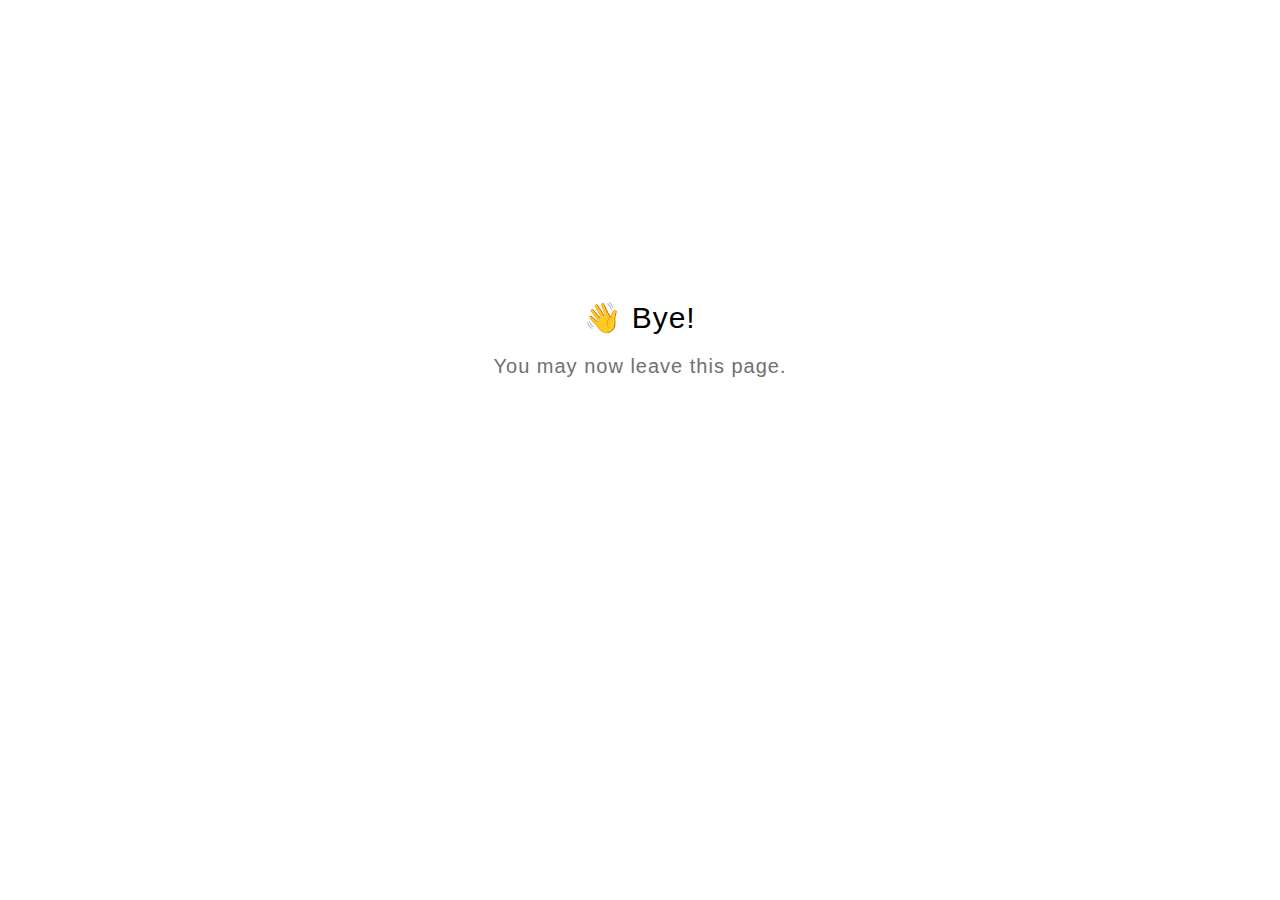
<file: goodbye.html>
<html>
  <head>
    <meta charset="utf-8" lang="en">
    <style>
      html {
        font-size: 20px;
        font-family: 'lato', sans-serif;
        font-weight: lighter;
        letter-spacing: 0.05rem;
      }

      .goodbye-container {
        text-align: center;
        margin-top: 15rem;
      }

      .bye-message {
        font-size: 1.5rem;
      }

      .exit-text {
        color: #707070;
        margin-top: 1rem;
      }
    </style>
  </head>
  <body>
    <div class="goodbye-container">
      <div class="bye-message">👋 Bye!</div>
      <div class="exit-text">You may now leave this page.</div>
    </div>
  </body>
</html>
</file>
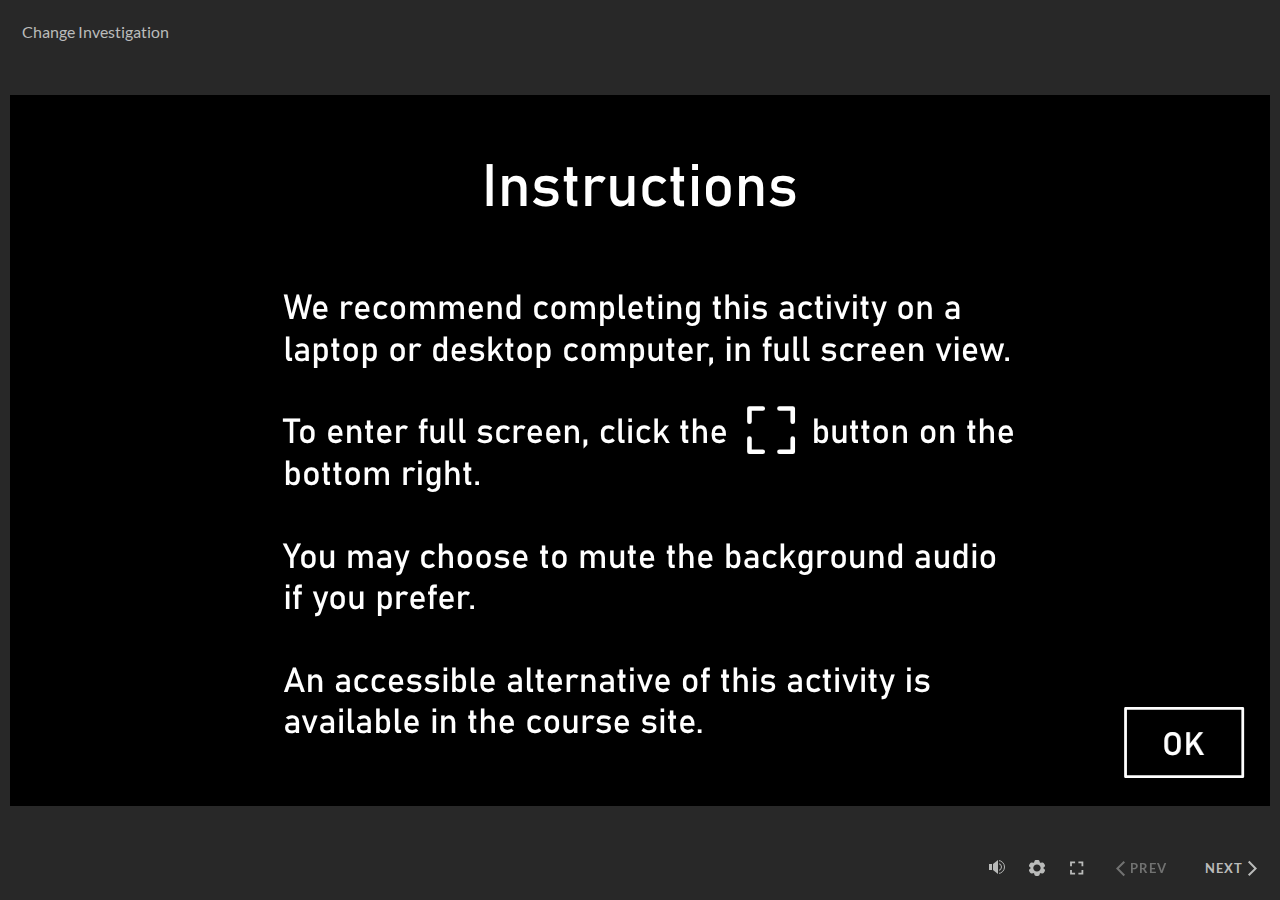
<file: change_investigation/story.html>
﻿<!doctype html>
<html lang="en-US">
<head>
  <meta charset="utf-8">
  <!-- Created using Storyline 360 - http://www.articulate.com  -->
  <!-- version: 3.86.32080.0 -->
  <title>Change Investigation</title>
  <meta http-equiv="x-ua-compatible" content="IE=edge"/>
  <meta name="viewport" content="width=device-width,initial-scale=1,user-scalable=no,shrink-to-fit=no,minimal-ui"/>
  <meta name="apple-mobile-web-app-capable" content="yes"/>
  <style>
    html, body { height: 100%; padding: 0; margin: 0 }
    #app { height: 100%; width: 100%; }
  </style>

  <script>
    window.DS = {};
    window.globals = {
      DATA_PATH_BASE: '',
      HAS_FRAME: true,
      HAS_SLIDE: true,

      lmsPresent: false,
      tinCanPresent: false,
      cmi5Present: false,
      aoSupport: false,
      scale: 'noscale',
      captureRc: false,
      browserSize: 'optimal',
      bgColor: '#282828',
      features: 'ClosedCaptionsCustomization,DropInBase,DropInInteractions,DropInMisc,DropInVectors,DropInVideo,JsApi,LayerPresentAsDialog,MultipleQuizTracking,UpdatedThemeEditor',
      themeName: 'unified',
      preloaderColor: '#FFFFFF',
      suppressAnalytics: false,
      productChannel: 'stable',
      publishSource: 'storyline',
      aid: 'aid|e4819b0a-bbd9-4156-af15-da69697b2477',
      cid: '34dfb275-03b9-45e7-967d-212033bde746',
      playerVersion: '3.86.32080.0',
      publishTimestamp: '2024-11-12T19:37:35.6146830Z',
      maxIosVideoElements: 10,
      connectionSettings: { message: 'You%20are%20offline.%20Trying%20to%20reconnect...', useDarkTheme: false, mode: 'disabled' },
      hasFeature: function(feature) {
        return this.features.split(',').includes(feature);
      },
      
      parseParams: function(qs) {
        if (window.globals.parsedParams != null) {
          return window.globals.parsedParams;
        }
        qs = (qs || window.location.search.substr(1)).split('+').join(' ');
        var params = {},
            tokens,
            re = /[?&]?([^=]+)=([^&]*)/g;

        while (tokens = re.exec(qs)) {
          params[decodeURIComponent(tokens[1]).trim()] =
            decodeURIComponent(tokens[2]).trim();
        }
        window.globals.parsedParams = params;
        return params;
      }

    };
  </script>
  <script>
    var isIe11 = ('ActiveXObject' in window || window.MSBlobBuilder != null)
      && window.msCrypto != null && !window.ActiveXObject;
    if (isIe11) {
      window.globals.unsupportedBrowser = true;
      document.write(atob('[base64]'));
    }
  </script>

  <script>
    if (window.globals.hasFeature('MultiLanguageSupport')) {
      
      
    }
  </script>

  
  <script>window.THREE = { };</script>
  
</head>
<body style="background: #282828" class="cs-HTML theme-unified">
  <!-- 360 -->
  <script>!function(){var e,i=/iPhone/i,o=/iPod/i,n=/iPad/i,t=/\biOS-universal(?:.+)Mac\b/i,r=/\bAndroid(?:.+)Mobile\b/i,a=/Android/i,d=/(?:SD4930UR|\bSilk(?:.+)Mobile\b)/i,p=/Silk/i,l=/Windows Phone/i,u=/\bWindows(?:.+)ARM\b/i,b=/BlackBerry/i,s=/BB10/i,c=/Opera Mini/i,f=/\b(CriOS|Chrome)(?:.+)Mobile/i,h=/Mobile(?:.+)Firefox\b/i,v=function(e){return void 0!==e&&"MacIntel"===e.platform&&"number"==typeof e.maxTouchPoints&&e.maxTouchPoints>1&&"undefined"==typeof MSStream};e=function(e){var m={userAgent:"",platform:"",maxTouchPoints:0};e||"undefined"==typeof navigator?"string"==typeof e?m.userAgent=e:e&&e.userAgent&&(m={userAgent:e.userAgent,platform:e.platform,maxTouchPoints:e.maxTouchPoints||0}):m={userAgent:navigator.userAgent,platform:navigator.platform,maxTouchPoints:navigator.maxTouchPoints||0};var g=m.userAgent,y=g.split("[FBAN");void 0!==y[1]&&(g=y[0]),void 0!==(y=g.split("Twitter"))[1]&&(g=y[0]);var A=function(e){return function(i){return i.test(e)}}(g),w={apple:{phone:A(i)&&!A(l),ipod:A(o),tablet:!A(i)&&(A(n)||v(m))&&!A(l),universal:A(t),device:(A(i)||A(o)||A(n)||A(t)||v(m))&&!A(l)},amazon:{phone:A(d),tablet:!A(d)&&A(p),device:A(d)||A(p)},android:{phone:!A(l)&&A(d)||!A(l)&&A(r),tablet:!A(l)&&!A(d)&&!A(r)&&(A(p)||A(a)),device:!A(l)&&(A(d)||A(p)||A(r)||A(a))||A(/\bokhttp\b/i)},windows:{phone:A(l),tablet:A(u),device:A(l)||A(u)},other:{blackberry:A(b),blackberry10:A(s),opera:A(c),firefox:A(h),chrome:A(f),device:A(b)||A(s)||A(c)||A(h)||A(f)},any:!1,phone:!1,tablet:!1};return w.any=w.apple.device||w.android.device||w.windows.device||w.other.device,w.phone=w.apple.phone||w.android.phone||w.windows.phone,w.tablet=w.apple.tablet||w.android.tablet||w.windows.tablet,w}(),"object"==typeof exports&&"undefined"!=typeof module?module.exports=e:"function"==typeof define&&define.amd?define((function(){return e})):this.isMobile=e}();
    window.isMobile.apple.tablet = window.isMobile.apple.tablet ||
      (navigator.platform === 'MacIntel' && navigator.maxTouchPoints > 1);
    window.isMobile.apple.device = window.isMobile.apple.device || window.isMobile.apple.tablet;
    window.isMobile.tablet = window.isMobile.tablet || window.isMobile.apple.tablet;
    window.isMobile.any = window.isMobile.any || window.isMobile.apple.tablet;
  </script>

  <div id="focus-sink" tabindex="-1"></div>

  <div id="preso"></div>
  <script>
    (function() {

      var classTypes = [ 'desktop', 'mobile', 'phone', 'tablet' ];

      var addDeviceClasses = function(prefix, testObj) {
        var curr, i;
        for (i = 0; i < classTypes.length; i++) {
          curr = classTypes[i];
          if (testObj[curr]) {
            document.body.classList.add(prefix + curr);
          }
        }
      };

      var params = window.globals.parseParams(),
          isDevicePreview = params.devicepreview === '1',
          isPhoneOverride = params.deviceType === 'phone' || (isDevicePreview && params.phone == '1'),
          isTabletOverride = (params.deviceType === 'tablet' || isDevicePreview) && !isPhoneOverride,
          isMobileOverride = isPhoneOverride || isTabletOverride;

      var deviceView = {
        desktop: !window.isMobile.any && !isMobileOverride,
        mobile: window.isMobile.any || isMobileOverride,
        phone: isPhoneOverride || (window.isMobile.phone && !isTabletOverride),
        tablet: isTabletOverride || window.isMobile.tablet
      };

      window.globals.deviceView = deviceView;
      window.isMobile.desktop = !window.isMobile.any;
      window.isMobile.mobile = window.isMobile.any;

      addDeviceClasses('view-', deviceView);

    })();
  </script>
  
  <script src='story_content/user.js' type=text/javascript></script>
  <div class="slide-loader"></div>

  <script>
    var doc = document, loader = doc.body.querySelector('.slide-loader'); [ 1, 2, 3 ].forEach(function(n) { var d = doc.createElement('div'); d.style.backgroundColor = window.globals.preloaderColor; d.classList.add('mobile-loader-dot'); d.classList.add('dot' + n); loader.appendChild(d); });
  </script>

  <div class="mobile-load-title-overlay" style="display: none">
    <div class="mobile-load-title">Change Investigation</div>
  </div>

  <div class="mobile-chrome-warning"></div>

  
<style>
  .warn-connection-dialog {
    display: none;
    background: transparent;
    pointer-events: all;
    position: fixed;
    left: 0;
    top: 0;
    width: 100%;
    height: 100%;
    z-index: 999;
  }

  .warn-connection-content {
    pointer-events: all;
    border-radius: 4px;
    background: white;
    border: 1px solid #E7E7E7;
    color: #333333;
    box-shadow: 0 2px 4px rgba(0, 0, 0, 0.25);
    transition: all 150ms ease-out;
    position: absolute;
    white-space: nowrap;
  }

  .view-phone.is-landscape .warn-connection-content {
    left: 23px;
    bottom: 23px;
  }

  .view-tablet.is-landscape .warn-connection-content {
    left: 50%;
    top: 20px;
    transform: translateX(-50%);
  }

  .view-mobile.is-portrait .warn-connection-content {
    transform: translate(-50%, calc(-100% - 15px));
  }

  .warn-connection-content p {
    display: inline-block;
    margin: 0 8px 0 0;
    line-height: 33px;
    font-size: 11px;
  }

  .warn-connection-content svg {
    position: relative;
    vertical-align: middle;
    margin: 0 2px 2px 8px;
  }

  .view-desktop .warn-connection-content {
    left: 1.5em;
    bottom: 1.5em;
  }

  .view-desktop .warn-connection-content p {
    font-size: 1.1em;
  }

  .is-offline .warn-connection-dialog {
    display: block;
  }

  .is-offline .cs-panel * {
    pointer-events: none !important;
  }

  .is-offline .cs-panel {
    pointer-events: all !important;
  }

  .is-offline #nav-controls * {
    pointer-events: none !important;
  }

  .is-offline #nav-controls {
    pointer-events: all !important;
  }
</style>

<div class="warn-connection-dialog" role="alertdialog" aria-modal="true" tabindex="0" aria-labelledby="warn-connection-message">
  <div class="warn-connection-content">
    <svg width="17" height="15" viewBox="0 0 17 15" xmlns="http://www.w3.org/2000/svg">
      <path fill="#8F0000" stroke="white" d="M16.07,12.98 L15.88,12.23 L9.51,1.21 C8.97,0.26,7.6,0.26,7.06,1.21 L0.69,12.23 C0.15,13.16,0.81,14.36,1.91,14.36 H14.65 C15.47,14.36,16.05,13.7,16.07,12.98 Z"/>
      <path fill="white" stroke="white" d="M8.58,5.5 C8.35,5.28,8.5,5.35,8.21,5.32 C8.09,5.35,7.97,5.49,7.96,5.67 C7.97,5.79,7.98,5.92,7.98,6.04 L7.98,6.04 C7.99,6.17,8,6.31,8.01,6.43 L8.01,6.44 C8.03,6.92,8.06,7.41,8.09,7.9 L8.09,7.9 C8.12,8.39,8.14,8.88,8.17,9.37 C8.17,9.39,8.18,9.42,8.2,9.44 C8.23,9.46,8.25,9.47,8.28,9.47 C8.31,9.47,8.34,9.46,8.35,9.44 C8.37,9.43,8.38,9.4,8.39,9.35 L8.39,9.34 C8.39,9.24,8.4,9.15,8.4,9.05 L8.4,9.05 C8.41,8.96,8.41,8.86,8.42,8.75 C8.43,8.44,8.45,8.12,8.47,7.81 L8.47,7.81 C8.49,7.49,8.51,7.18,8.53,6.87 C8.55,6.46,8.56,6.05,8.59,5.64 L8.6,5.62 C8.6,5.57,8.59,5.53,8.58,5.5 L8.21,5.32 Z"/>
      <circle fill="white" stroke="white" cx="8.3" cy="11.35" r="0.3"/>
    </svg>
    <p id="warn-connection-message">You are offline. Trying to reconnect...</p>
  </div>
</div>

<script>
  (function() {
    window.DS.connection = {
      warningShown: false,
      assets: {},
      loadingAssetGroup: false,
      retryDelay: 500
    };

    var connectionSettings = window.globals.connectionSettings || {};

    var useConnectionMessages = window.AbortController != null &&
      window.location.protocol != 'file:' &&
      connectionSettings.mode === 'normal';

    window.DS.connection.useConnectionMessages = useConnectionMessages;

    var assetCount = 0;
    var checkLoadedId;


    if (useConnectionMessages && connectionSettings != null) {
      var contentEl = document.querySelector('.warn-connection-content');
      var messageEl = contentEl.querySelector('p');

      if (connectionSettings.useDarkTheme) {
        contentEl.style.borderColor = '#BABBBA';
        contentEl.style.backgroundColor = '#282828';
        contentEl.style.color = '#FFFFFF';
      }

      if (connectionSettings.message != null) {
        messageEl.textContent = window.decodeURIComponent(connectionSettings.message);
      }
    }

    function checkAssetsReady() {
      for (var i in DS.connection.assets) {
        if (!DS.connection.assets[i].success) {
          return false;
        }
      }
      return true;
    }

    function stopAssetGroup() {
      if (!useConnectionMessages) { return; }

      assetCount = 0;

      DS.connection.oldAssetGroup = DS.connection.assets;
      DS.connection.assets = {};
      DS.connection.loadingAssetGroup = false;
      clearInterval(checkLoadedId);
    }

    function startAssetGroup() {
      if (!useConnectionMessages) { return; }
      var ticks = 0;
      clearInterval(checkLoadedId);
      checkLoadedId = setInterval(function() {
        var loaded = 0;
        if (assetCount === 0 && loaded === 0) {
          clearInterval(checkLoadedId);
          return;
        }

        for (var i in DS.connection.assets) {
          if (DS.connection.assets[i].success) {
            loaded++;
          }
        }

        if (assetCount === loaded && checkAssetsReady()) {
          for (var i in DS.connection.assets) {
            if (DS.connection.assets[i].action) {
              DS.connection.assets[i].action();
            }
          }
          hideWarning();
          stopAssetGroup();
        }
      }, 100)
    }

    function requiredAsset(url, action, retry, type) {
      if (!useConnectionMessages) { return; }
      if (DS.connection.assets[url]) { return; }

      DS.connection.assets[url] = {
        success: false, action: action, retry: retry, type: type
      };
      assetCount = Object.keys(DS.connection.assets).length;
      if (!DS.connection.loadingAssetGroup) {
        startAssetGroup();
      }
      DS.connection.loadingAssetGroup = true;
    }

    function assetLoaded(url) {
      if (!useConnectionMessages) { return; }
      if (DS.connection.assets[url]) {
        DS.connection.assets[url].success = true;
      }
    }

    function assetFailed(url) {
      if (!useConnectionMessages) { return; }
      if (!DS.connection.assets[url]) {
        if (/\.js$/.test(url) && url.indexOf('transcripts') === -1) {
          setTimeout(function() {
            if (DS.connection.lastSlideLoaded != null) {
              DS.connection.lastSlideLoaded();
            }
          }, DS.connection.retryDelay);
        }
        return;
      }
      if (!DS.connection.warningShown) { showWarning(); }
      if (DS.connection.assets[url].retry) {
        setTimeout(function() {
          if (!DS.connection.assets[url].success) {
            DS.connection.assets[url].retry()
          }
        }, DS.connection.retryDelay);
      }
    }

    function hideWarning() {
      document.body.classList.remove('is-offline');
      DS.connection.warningShown = false;
      enableKeys();
    }
    DS.connection.hideWarning = hideWarning

    function showWarning(btn) {
      document.body.classList.add('is-offline')
      DS.connection.warningShown = true;
      updateWarningPosition();
      disableKeys();
    }

    function updateWarningPosition() {
      if (!DS.connection.warningShown) {
        return;
      }

      var isPortrait = document.body.classList.contains('is-portrait');
      var isMobile = document.body.classList.contains('view-mobile');
      var warningEl = document.querySelector('.warn-connection-content');

      if (isPortrait && isMobile) {
        var slide = document.querySelector('.primary-slide');
        var slideRect = slide != null
          ? slide.getBoundingClientRect()
          : { top: window.innerHeight, left: 0, width: window.innerWidth };

        warningEl.style.top = `${slideRect.top}px`
        warningEl.style.left = `${slideRect.left + slideRect.width / 2}px`
      } else {
        warningEl.style.top = null;
        warningEl.style.left = null;
      }

      window.requestAnimationFrame(updateWarningPosition);
    }

    function onDisableKeyDown(e) {
      e.preventDefault();
      e.stopImmediatePropagation();
    }

    function onDisableKeyUp(e) {
      e.preventDefault();
      e.stopImmediatePropagation();
    }

    var accStyle = document.createElement('style');
    var warnDialogEl = document.querySelector('.warn-connection-dialog');

    function disableKeys() {
      if (DS.views && DS.views.nsStack && DS.views.nsStack.length === 1) {
        DS.views.nsStack[0].tabReachable = false
        DS.views.nsStack[0].updateTabIndex(true, true);
      }

      accStyle.innerHTML = '.acc-shadow-dom { display: none; }';
      document.body.appendChild(accStyle);

      warnDialogEl.parentNode.append(warnDialogEl);
      warnDialogEl.focus();
    }

    function enableKeys() {
      accStyle.remove();
      if (DS.views && DS.views.nsStack && DS.views.nsStack.length === 1 && DS.views.nsStack[0].name === '_frame') {
        DS.views.nsStack[0].tabReachable = true;
        DS.views.nsStack[0].updateTabIndex();
      }
    }

    // these will all be noops if the feature flag isn't set in
    // the data and `window.globals.features`
    DS.connection.requiredAsset = requiredAsset;
    DS.connection.assetLoaded = assetLoaded;
    DS.connection.assetFailed = assetFailed;
    DS.connection.stopAssetGroup = stopAssetGroup;
    DS.connection.startAssetGroup = startAssetGroup;
  })();
</script>


  <script>
    
    if (window.autoSpider && window.vInterfaceObject) {
      document.querySelector('.mobile-load-title-overlay').style.display = 'none';
    }
  </script>

  

  <link rel="stylesheet" href="html5/data/css/output.min.css" data-noprefix/>
</body>
<script src="html5/lib/scripts/bootstrapper.min.js"></script>
</html>
</file>
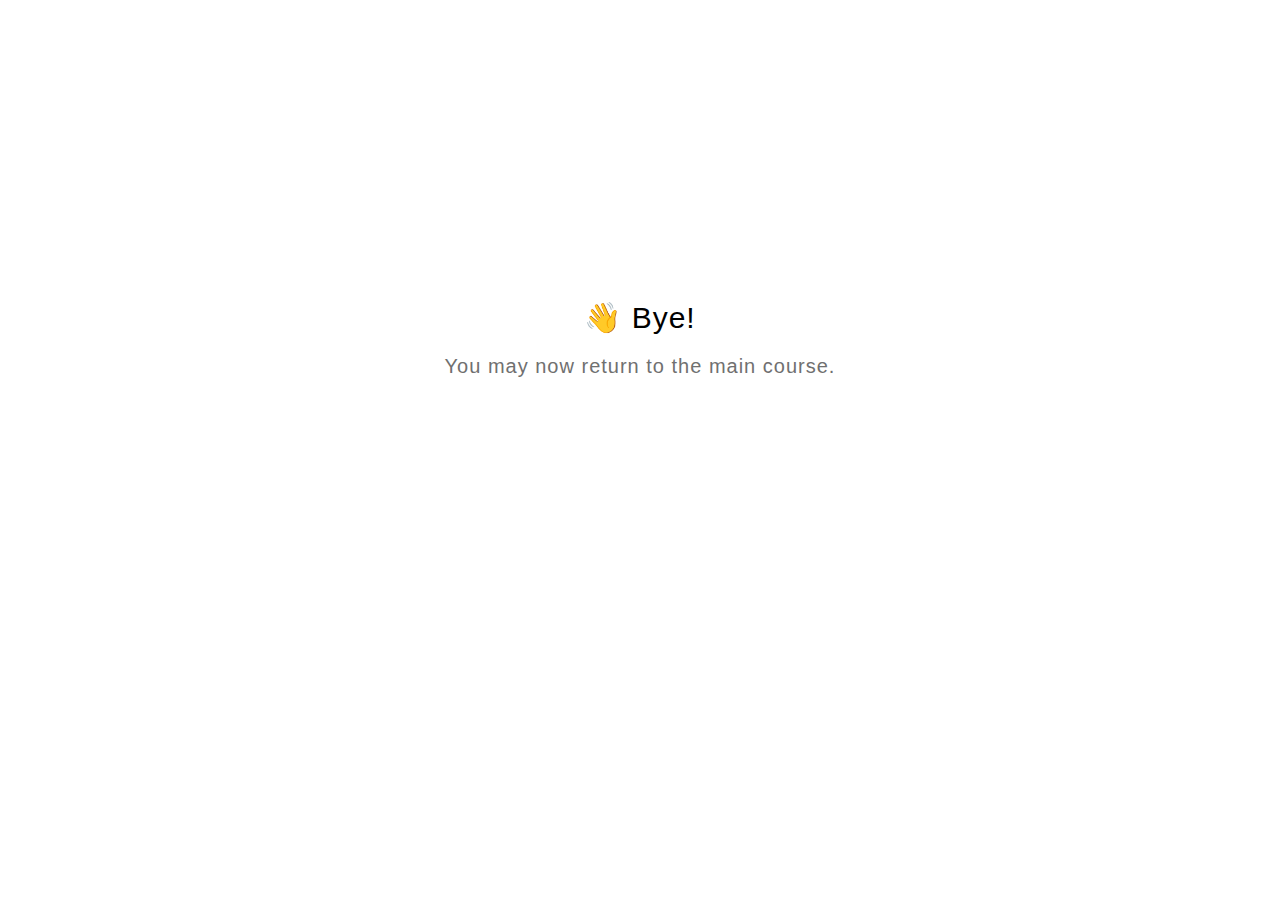
<file: protection/goodbye.html>
<!DOCTYPE html>
<html lang="en">
  <head>
    <title>Goodbye</title>
    <meta charset="utf-8" lang="en">
    <style>
      html {
        font-size: 20px;
        font-family: 'lato', sans-serif;
        font-weight: lighter;
        letter-spacing: 0.05rem;
      }

      .goodbye-container {
        text-align: center;
        margin-top: 15rem;
      }

      .bye-message {
        font-size: 1.5rem;
      }

      .exit-text {
        color: #707070;
        margin-top: 1rem;
      }
    </style>
  </head>
  <body>
    <div class="goodbye-container">
      <div class="bye-message">👋 Bye!</div>
      <div class="exit-text">You may now return to the main course.</div>
    </div>
  </body>
</html>
</file>
<file: agile/lib/icomoon.css>
@font-face {
	font-family: 'icomoon';
	src:  url('fonts/icomoon.ttf') format('truetype'),
				url('fonts/icomoon.woff') format('woff');
	font-weight: normal;
	font-style: normal;
}

[class^="icon-"], [class*=" icon-"] {
	/* use !important to prevent issues with browser extensions that change fonts */
	font-family: 'icomoon' !important;
	speak: none;
	font-style: normal;
	font-weight: normal;
	font-variant: normal;
	text-transform: none;
	line-height: 1;

	/* Better Font Rendering =========== */
	-webkit-font-smoothing: antialiased;
	-moz-osx-font-smoothing: grayscale;
}

.icon-edit-author-name:before {
	content: "\e976";
}
.icon-lock:before {
	content: "\e977";
}
.icon-checkmark-valid:before {
	content: "\e95d";
}
.icon-close-media-panel:before {
	content: "\e95e";
}
.icon-trash4:before {
	content: "\e95f";
}
.icon-x-invalid-url:before {
	content: "\e960";
}
.icon-attach2:before {
	content: "\e961";
}
.icon-bold:before {
	content: "\e962";
}
.icon-fontcolor:before {
	content: "\e963";
}
.icon-fontsize:before {
	content: "\e964";
}
.icon-italic:before {
	content: "\e965";
}
.icon-link:before {
	content: "\e966";
}
.icon-orderedlist:before {
	content: "\e967";
}
.icon-quote:before {
	content: "\e968";
}
.icon-unorderedlist:before {
	content: "\e969";
}
.icon-feedback:before {
	content: "\e910";
}
.icon-review:before {
	content: "\e911";
}
.icon-customizable:before {
	content: "\e908";
}
.icon-design:before {
	content: "\e909";
}
.icon-interactions:before {
	content: "\e90a";
}
.icon-questions:before {
	content: "\e90b";
}
.icon-scenarios2:before {
	content: "\e90c";
}
.icon-slides:before {
	content: "\e90d";
}
.icon-desktop:before {
	content: "\e902";
}
.icon-expressions:before {
	content: "\e903";
}
.icon-poses:before {
	content: "\e904";
}
.icon-retina:before {
	content: "\e905";
}
.icon-scenarios:before {
	content: "\e906";
}
.icon-transparency:before {
	content: "\e907";
}
.icon-Master-01:before {
	content: "\e934";
}
.icon-Master-02:before {
	content: "\e93a";
}
.icon-Master-03:before {
	content: "\e939";
}
.icon-Master-04:before {
	content: "\e936";
}
.icon-Master-05:before {
	content: "\e93b";
}
.icon-Master-06:before {
	content: "\e935";
}
.icon-Master-07:before {
	content: "\e937";
}
.icon-Master-08:before {
	content: "\e938";
}
.icon-Master-09:before {
	content: "\e922";
}
.icon-Master-10:before {
	content: "\e926";
}
.icon-Master-11:before {
	content: "\e924";
}
.icon-Master-12:before {
	content: "\e928";
}
.icon-Master-13:before {
	content: "\e923";
}
.icon-Master-14:before {
	content: "\e925";
}
.icon-Master-15:before {
	content: "\e929";
}
.icon-Master-16:before {
	content: "\e927";
}
.icon-Master-17:before {
	content: "\e92b";
}
.icon-Master-18:before {
	content: "\e92c";
}
.icon-Master-19:before {
	content: "\e92d";
}
.icon-Master-20:before {
	content: "\e92e";
}
.icon-Master-21:before {
	content: "\e92f";
}
.icon-Master-22:before {
	content: "\e930";
}
.icon-Master-23:before {
	content: "\e931";
}
.icon-Master-24:before {
	content: "\e932";
}
.icon-Master-25:before {
	content: "\e933";
}
.icon-Master-26:before {
	content: "\e92a";
}
.icon-check-circle:before {
	content: "\e803";
}
.icon-trash:before {
	content: "\e804";
}
.icon-rotation:before {
	content: "\e91a";
}
.icon-vector:before {
	content: "\e91b";
}
.icon-mute:before {
	content: "\e90e";
}
.icon-volume:before {
	content: "\e90f";
}
.icon-logo:before {
	content: "\e805";
}
.icon-share:before {
	content: "\e801";
}
.icon-sorting:before {
	content: "\e91c";
}
.icon-more:before {
	content: "\e91d";
}
.icon-copy:before {
	content: "\e951";
}
.icon-clock:before {
	content: "\e915";
}
.icon-quotes-left:before {
	content: "\e918";
}
.icon-list-numbered:before {
	content: "\e916";
}
.icon-list2:before {
	content: "\e917";
}
.icon-plus:before {
	content: "\e60a";
}
.icon-info:before {
	content: "\e974";
}
.icon-cross:before {
	content: "\e913";
}
.icon-checkmark:before {
	content: "\e975";
}
.icon-arrow-up2:before {
	content: "\e959";
}
.icon-arrow-down2:before {
	content: "\e95a";
}
.icon-sort-alpha-asc:before {
	content: "\e912";
}
.icon-rtf:before {
	content: "\e94b";
}
.icon-doc:before {
	content: "\e94a";
}
.icon-pdf:before {
	content: "\e94c";
}
.icon-ppt:before {
	content: "\e94d";
}
.icon-file:before {
	content: "\e94e";
}
.icon-xls:before {
	content: "\e94f";
}
.icon-zip:before {
	content: "\e950";
}
.icon-file-alt:before {
	content: "\e944";
}
.icon-doc-alt:before {
	content: "\e943";
}
.icon-pdf-alt:before {
	content: "\e945";
}
.icon-ppt-alt:before {
	content: "\e946";
}
.icon-rtf-alt:before {
	content: "\e947";
}
.icon-xls-alt:before {
	content: "\e948";
}
.icon-zip-alt:before {
	content: "\e949";
}
.icon-attach:before {
	content: "\e942";
}
.icon-reload:before {
	content: "\e941";
}
.icon-trash2:before {
	content: "\e60d";
}
.icon-arrow-left:before {
	content: "\e608";
}
.icon-arrow-right:before {
	content: "\e609";
}
.icon-check-alt:before {
	content: "\e606";
}
.icon-password-view:before {
	content: "\e972";
}
.icon-password-hide:before {
	content: "\e973";
}
.icon-view-grid:before {
	content: "\e96c";
}
.icon-grid-view:before {
	content: "\e96c";
}
.icon-view-list:before {
	content: "\e96d";
}
.icon-list-view:before {
	content: "\e96d";
}
.icon-blocks:before {
	content: "\e95b";
}
.icon-list3:before {
	content: "\e95c";
}
.icon-export:before {
	content: "\e958";
}
.icon-screencast:before {
	content: "\e957";
}
.icon-cursor:before {
	content: "\e956";
}
.icon-documents:before {
	content: "\e952";
}
.icon-duplicate:before {
	content: "\e952";
}
.icon-trash3:before {
	content: "\e953";
}
.icon-Article:before {
	content: "\e93c";
}
.icon-Interaction:before {
	content: "\e93d";
}
.icon-Quiz:before {
	content: "\e93e";
}
.icon-Video:before {
	content: "\e93f";
}
.icon-trashcan:before {
	content: "\e921";
}
.icon-marker_style:before {
	content: "\e920";
}
.icon-photo:before {
	content: "\e91f";
}
.icon-microphone:before {
	content: "\e91e";
}
.icon-plus2:before {
	content: "\e800";
}
.icon-processing:before {
	content: "\e607";
}
.icon-menu:before {
	content: "\e602";
}
.icon-headset:before {
	content: "\e603";
}
.icon-list:before {
	content: "\e604";
}
.icon-video:before {
	content: "\e605";
}
.icon-mail:before {
	content: "\e954";
}
.icon-remove:before {
	content: "\e955";
}
.icon-up-level-2:before {
	content: "\e96e";
}
.icon-up-level-list-2:before {
	content: "\e96f";
}
.icon-plus-circle:before {
	content: "\e802";
}
.icon-up-level:before {
	content: "\e970";
}
.icon-up-level-list:before {
	content: "\e971";
}
.icon-eye:before {
	content: "\e96b";
}
.icon-tick:before {
	content: "\e900";
}
.icon-check:before {
	content: "\e901";
}
.icon-link-alt:before {
	content: "\e919";
}
.icon-chevron-down:before {
	content: "\e60b";
}
.icon-chevron-up:before {
	content: "\e60c";
}
.icon-chevron-left:before {
	content: "\e600";
}
.icon-chevron:before {
	content: "\e601";
}
.icon-chevron-right:before {
	content: "\e601";
}
.icon-close-small:before {
	content: "\e940";
}
.icon-pie-chart:before {
	content: "\e914";
}
.icon-alert:before {
	content: "\e96a";
}
</file>
